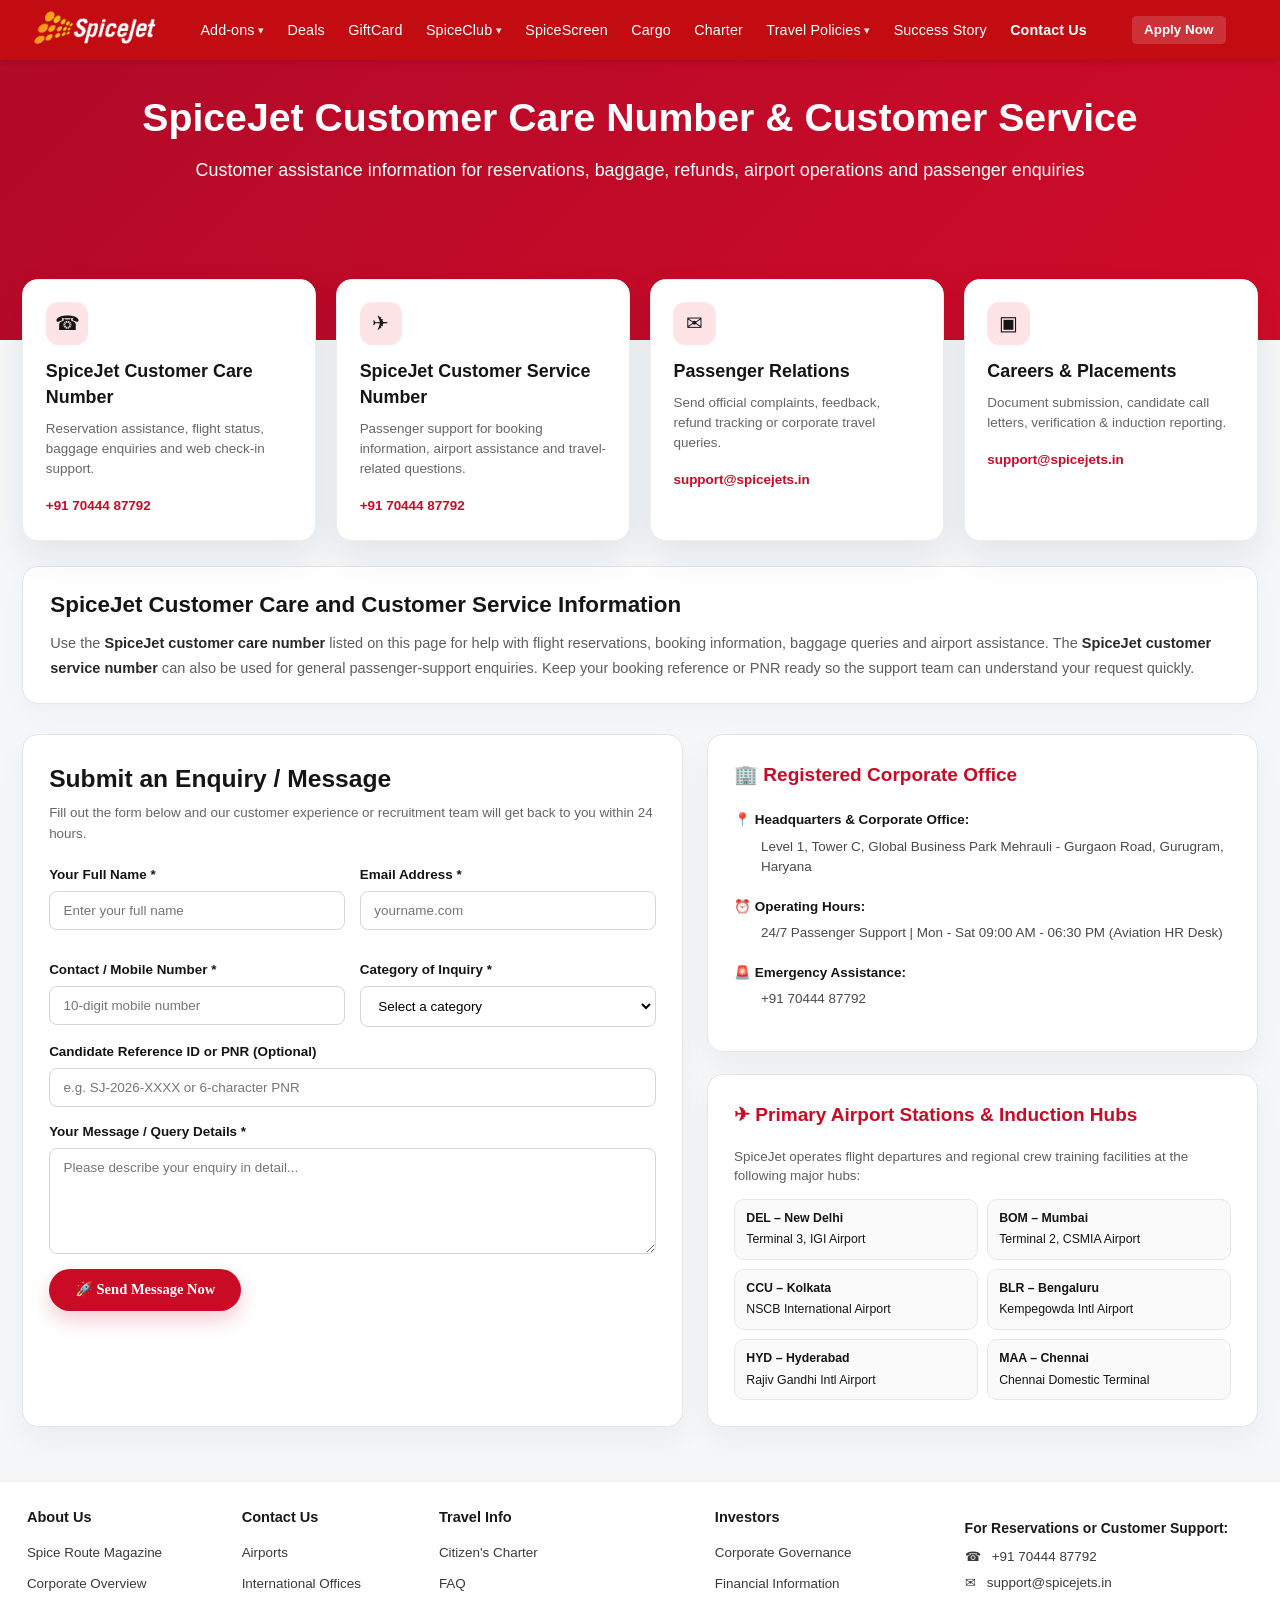
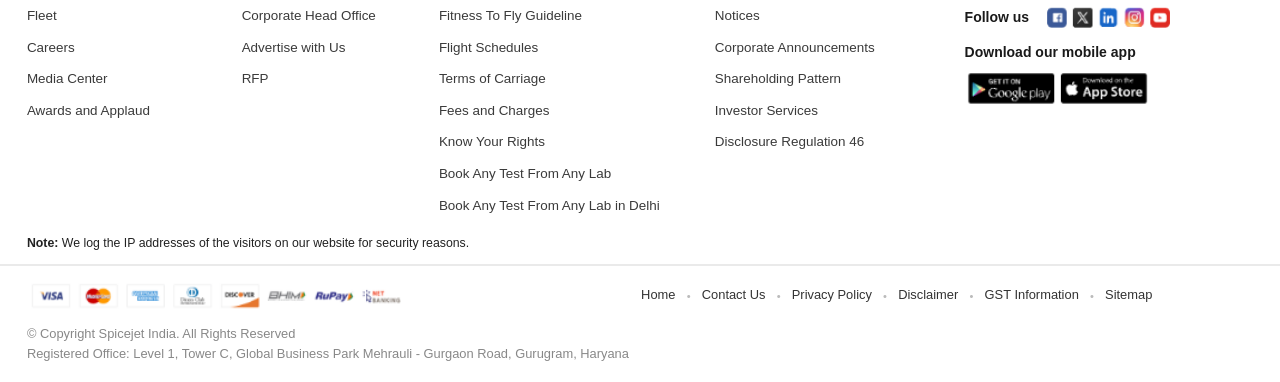
<file: contact-us.html>
<!doctype html>
<html lang="en">
<head>
  <meta charset="utf-8">
  <meta name="viewport" content="width=device-width, initial-scale=1">
  <title>SpiceJet Customer Care Number &amp; Customer Service Number</title>
  <meta name="description" content="Find the SpiceJet customer care number and SpiceJet customer service number for reservations, baggage, refunds and passenger support enquiries.">
  <meta name="robots" content="index, follow, max-image-preview:large">
  <link rel="canonical" href="https://spicejets.in/contact-us.html">
  <meta property="og:type" content="website">
  <meta property="og:title" content="SpiceJet Customer Care Number &amp; Customer Service Number">
  <meta property="og:description" content="Get customer assistance information for reservations, baggage, refunds and passenger relations.">
  <meta property="og:url" content="https://spicejets.in/contact-us.html">
  <meta property="og:image" content="https://spicejets.in/assets/brand-logo.png">
  <script type="application/ld+json">
  {"@context":"https://schema.org","@type":"ContactPage","name":"SpiceJet Customer Care Number and Customer Service Number","url":"https://spicejets.in/contact-us.html","description":"Customer assistance information for reservations, baggage, refunds and passenger enquiries.","inLanguage":"en-IN","isPartOf":{"@type":"WebSite","name":"SpiceJet Customer Support Information","url":"https://spicejets.in/"}}
  </script>
  <link rel="stylesheet" href="./assets/css2">
  <link rel="stylesheet" href="./assets/styles.css">
  <link rel="stylesheet" href="./assets/contact-us.css">
</head>
<body>
  <div data-shared-header></div>

  <main class="contact-main">
    <section class="contact-hero">
      <h1>SpiceJet Customer Care Number &amp; Customer Service</h1>
      <p>Customer assistance information for reservations, baggage, refunds, airport operations and passenger enquiries</p>
    </section>

    <section class="contact-content">
      <div class="support-grid">
        <article class="support-card"><span class="support-icon">☎</span><h2>SpiceJet Customer Care Number</h2><p>Reservation assistance, flight status, baggage enquiries and web check-in support.</p><a href="tel:+917044927792" data-setting="phone">+91 70444 87792</a></article>
        <article class="support-card"><span class="support-icon">✈</span><h2>SpiceJet Customer Service Number</h2><p>Passenger support for booking information, airport assistance and travel-related questions.</p><a href="tel:+917044927792" data-setting="phone">+91 70444 87792</a></article>
        <article class="support-card"><span class="support-icon">✉</span><h2>Passenger Relations</h2><p>Send official complaints, feedback, refund tracking or corporate travel queries.</p><a href="mailto:support@spicejets.in" data-setting="email">support@spicejets.in</a></article>
        <article class="support-card"><span class="support-icon">▣</span><h2>Careers &amp; Placements</h2><p>Document submission, candidate call letters, verification &amp; induction reporting.</p><a href="mailto:support@spicejets.in" data-setting="email">support@spicejets.in</a></article>
      </div>

      <section class="seo-support-copy" aria-labelledby="support-info-title">
        <h2 id="support-info-title">SpiceJet Customer Care and Customer Service Information</h2>
        <p>Use the <strong>SpiceJet customer care number</strong> listed on this page for help with flight reservations, booking information, baggage queries and airport assistance. The <strong>SpiceJet customer service number</strong> can also be used for general passenger-support enquiries. Keep your booking reference or PNR ready so the support team can understand your request quickly.</p>
      </section>

      <div class="contact-layout">
        <section class="enquiry-panel">
          <h2>Submit an Enquiry / Message</h2><p>Fill out the form below and our customer experience or recruitment team will get back to you within 24 hours.</p>
          <form id="contactForm">
            <div class="form-grid"><label>Your Full Name *<input name="name" required placeholder="Enter your full name"></label><label>Email Address *<input type="email" name="email" required placeholder="yourname.com"></label><label>Contact / Mobile Number *<input type="tel" name="phone" required pattern="[0-9 +()-]{10,}" placeholder="10-digit mobile number"></label><label>Category of Inquiry *<select name="category" required><option value="">Select a category</option><option>Aviation Career &amp; Induction Training</option><option>Flight Reservation &amp; Baggage</option><option>Refund &amp; Passenger Relations</option><option>Corporate Travel</option></select></label></div>
            <label>Candidate Reference ID or PNR (Optional)<input name="reference" placeholder="e.g. SJ-2026-XXXX or 6-character PNR"></label>
            <label>Your Message / Query Details *<textarea name="message" required placeholder="Please describe your enquiry in detail..."></textarea></label>
            <button type="submit">🚀 Send Message Now</button><p class="form-status" id="formStatus" role="status"></p>
          </form>
        </section>
        <aside class="contact-sidebar">
          <section class="info-panel"><h2>🏢 Registered Corporate Office</h2><div class="info-row"><b>📍 Headquarters &amp; Corporate Office:</b><p data-setting="address">Level 1, Tower C, Global Business Park Mehrauli - Gurgaon Road, Gurugram, Haryana</p></div><div class="info-row"><b>⏰ Operating Hours:</b><p>24/7 Passenger Support | Mon - Sat 09:00 AM - 06:30 PM (Aviation HR Desk)</p></div><div class="info-row"><b>🚨 Emergency Assistance:</b><p data-setting="phone">+91 70444 87792</p></div></section>
          <section class="info-panel"><h2>✈ Primary Airport Stations &amp; Induction Hubs</h2><p>SpiceJet operates flight departures and regional crew training facilities at the following major hubs:</p><div class="airport-grid"><div><b>DEL – New Delhi</b><span>Terminal 3, IGI Airport</span></div><div><b>BOM – Mumbai</b><span>Terminal 2, CSMIA Airport</span></div><div><b>CCU – Kolkata</b><span>NSCB International Airport</span></div><div><b>BLR – Bengaluru</b><span>Kempegowda Intl Airport</span></div><div><b>HYD – Hyderabad</b><span>Rajiv Gandhi Intl Airport</span></div><div><b>MAA – Chennai</b><span>Chennai Domestic Terminal</span></div></div></section>
        </aside>
      </div>
    </section>
  </main>
  <div data-shared-footer></div>
  <script src="./includes/components.js"></script>
  <script src="./assets/contact-us.js"></script>
</body>
</html>
</file>
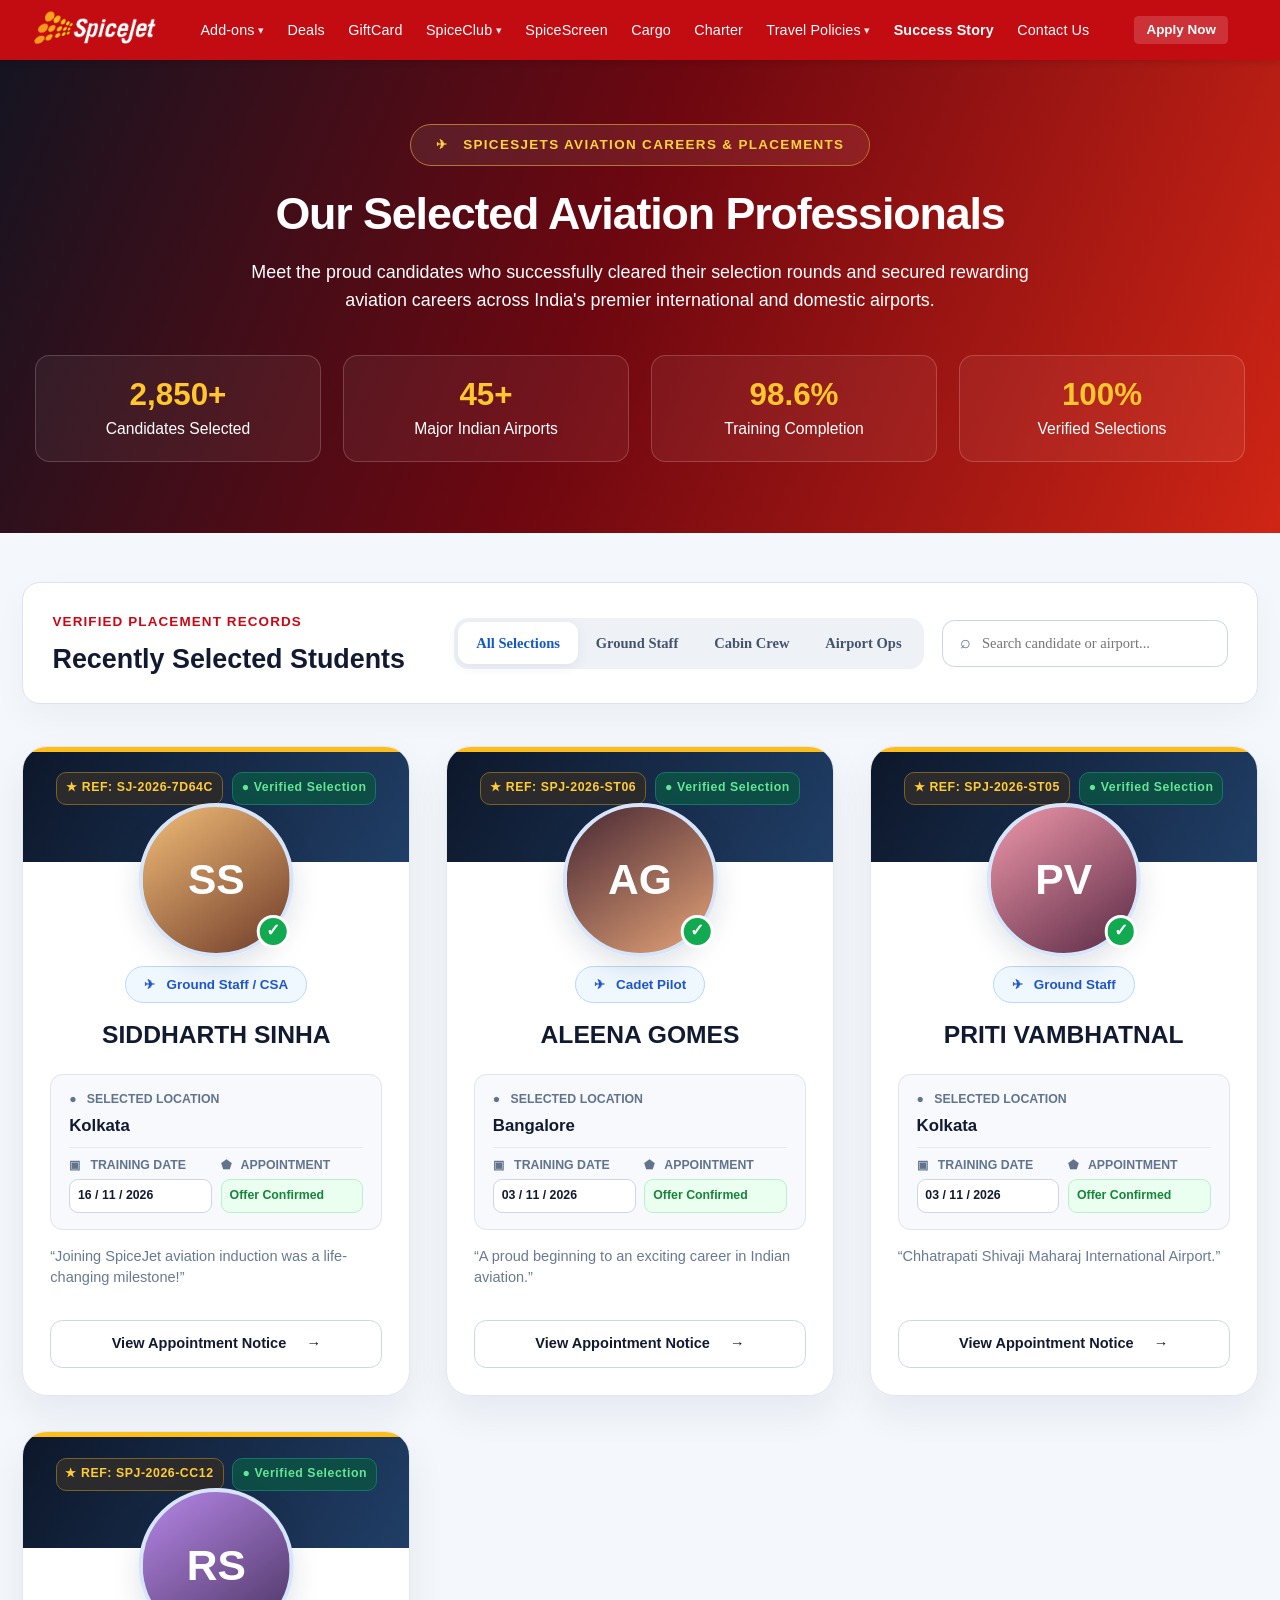
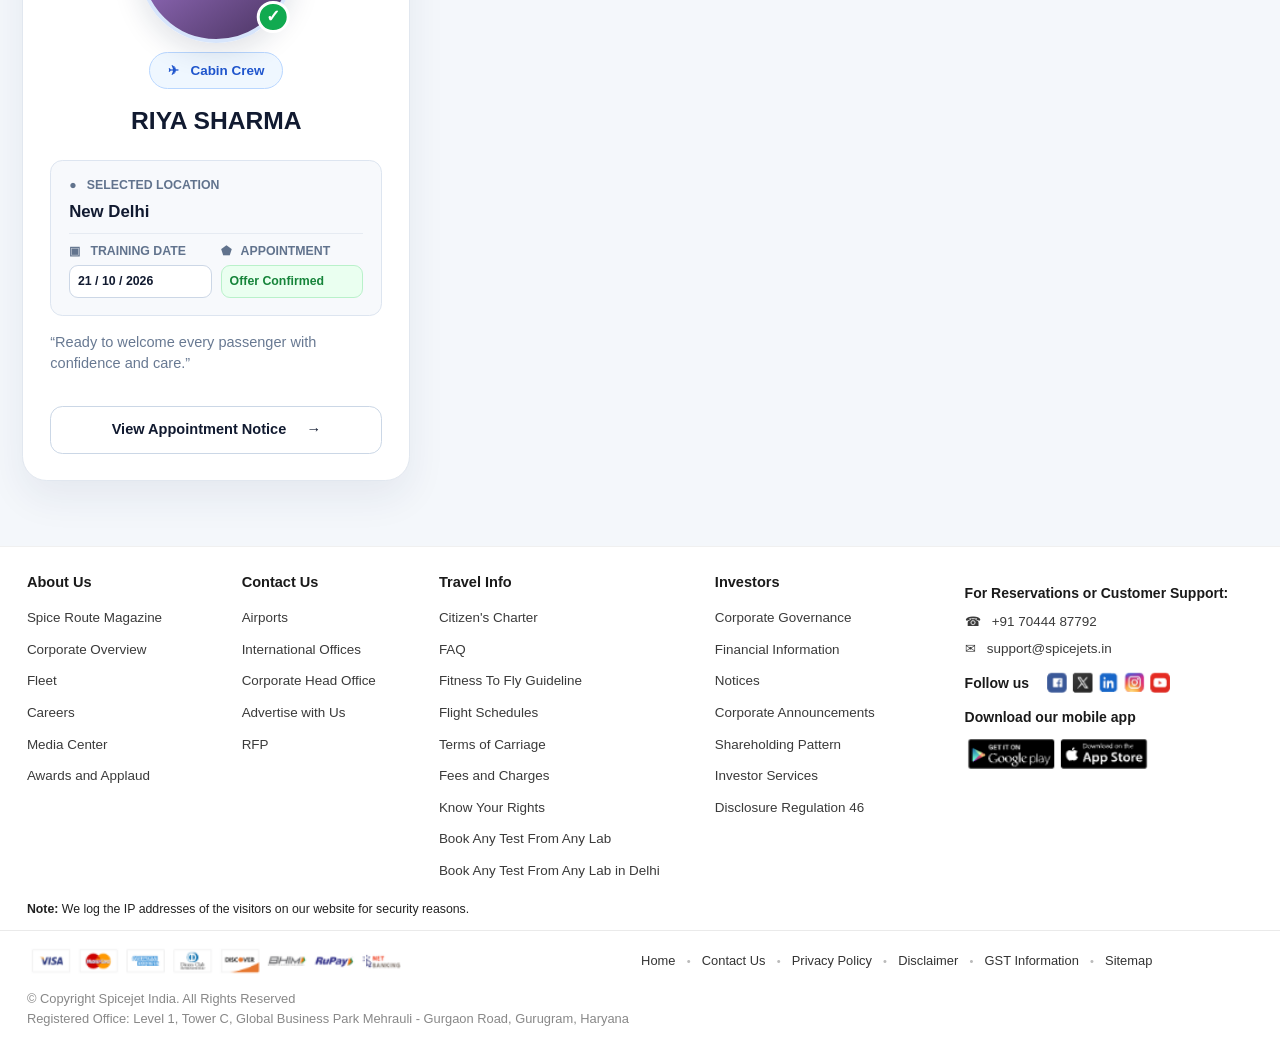
<file: success-story.html>
<!doctype html>
<html lang="en">
<head>
  <meta charset="utf-8">
  <meta name="viewport" content="width=device-width, initial-scale=1">
  <title>Success Stories | SpiceJet Aviation Careers</title>
  <meta name="description" content="Meet selected aviation professionals and explore verified placement records.">
  <meta name="robots" content="index, follow, max-image-preview:large">
  <link rel="canonical" href="https://spicejets.in/success-story.html">
  <meta property="og:type" content="website">
  <meta property="og:title" content="Success Stories | SpiceJet Aviation Careers">
  <meta property="og:description" content="Meet selected aviation professionals and explore verified placement records.">
  <meta property="og:url" content="https://spicejets.in/success-story.html">
  <meta property="og:image" content="https://spicejets.in/assets/brand-logo.png">
  <link rel="stylesheet" href="./assets/css2">
  <link rel="stylesheet" href="./assets/styles.css">
  <link rel="stylesheet" href="./assets/success-story.css">
</head>
<body>
  <div data-shared-header></div>

  <main>
    <section class="hero">
      <div class="hero-inner">
        <div class="eyebrow">✈ &nbsp; SPICESJETS AVIATION CAREERS &amp; PLACEMENTS</div>
        <h1>Our Selected Aviation Professionals</h1>
        <p>Meet the proud candidates who successfully cleared their selection rounds and secured rewarding<br class="desktop-only"> aviation careers across India's premier international and domestic airports.</p>
        <div class="stats">
          <div class="stat"><strong>2,850+</strong><span>Candidates Selected</span></div>
          <div class="stat"><strong>45+</strong><span>Major Indian Airports</span></div>
          <div class="stat"><strong>98.6%</strong><span>Training Completion</span></div>
          <div class="stat"><strong>100%</strong><span>Verified Selections</span></div>
        </div>
      </div>
    </section>

    <section class="records" aria-labelledby="records-title">
      <div class="toolbar">
        <div><span class="kicker">VERIFIED PLACEMENT RECORDS</span><h2 id="records-title">Recently Selected Students</h2></div>
        <div class="filters" role="group" aria-label="Filter candidates">
          <button class="filter active" data-filter="all">All Selections</button>
          <button class="filter" data-filter="ground">Ground Staff</button>
          <button class="filter" data-filter="cabin">Cabin Crew</button>
          <button class="filter" data-filter="ops">Airport Ops</button>
        </div>
        <label class="search"><span>⌕</span><input id="candidateSearch" type="search" placeholder="Search candidate or airport..." aria-label="Search candidate or airport"></label>
      </div>

      <div class="cards" id="candidateCards">
        <article class="candidate-card" data-category="ground" data-search="siddharth sinha kolkata ground staff csa">
          <div class="card-top"><span class="ref">★ REF: SJ-2026-7D64C</span><span class="verified">● Verified Selection</span></div>
          <div class="avatar avatar-one" aria-label="Portrait of Siddharth Sinha"><span>SS</span><i>✓</i></div>
          <div class="card-body"><span class="role">✈ &nbsp; Ground Staff / CSA</span><h3>SIDDHARTH SINHA</h3>
            <div class="details"><span class="detail-label">● &nbsp; SELECTED LOCATION</span><b>Kolkata</b><hr><div class="detail-grid"><div><span>▣ &nbsp; TRAINING DATE</span><b>16 / 11 / 2026</b></div><div><span>⬟ &nbsp; APPOINTMENT</span><b class="confirmed">Offer Confirmed</b></div></div></div>
            <p class="quote">“Joining SpiceJet aviation induction was a life-changing milestone!”</p><a class="notice" href="#appointment-siddharth">View Appointment Notice <span>→</span></a>
          </div>
        </article>

        <article class="candidate-card" data-category="ops" data-search="aleena gomes bangalore cadet pilot airport ops">
          <div class="card-top"><span class="ref">★ REF: SPJ-2026-ST06</span><span class="verified">● Verified Selection</span></div>
          <div class="avatar avatar-two" aria-label="Portrait of Aleena Gomes"><span>AG</span><i>✓</i></div>
          <div class="card-body"><span class="role">✈ &nbsp; Cadet Pilot</span><h3>ALEENA GOMES</h3>
            <div class="details"><span class="detail-label">● &nbsp; SELECTED LOCATION</span><b>Bangalore</b><hr><div class="detail-grid"><div><span>▣ &nbsp; TRAINING DATE</span><b>03 / 11 / 2026</b></div><div><span>⬟ &nbsp; APPOINTMENT</span><b class="confirmed">Offer Confirmed</b></div></div></div>
            <p class="quote">“A proud beginning to an exciting career in Indian aviation.”</p><a class="notice" href="#appointment-aleena">View Appointment Notice <span>→</span></a>
          </div>
        </article>

        <article class="candidate-card" data-category="ground" data-search="priti vambhatnal kolkata ground staff">
          <div class="card-top"><span class="ref">★ REF: SPJ-2026-ST05</span><span class="verified">● Verified Selection</span></div>
          <div class="avatar avatar-three" aria-label="Portrait of Priti Vambhatnal"><span>PV</span><i>✓</i></div>
          <div class="card-body"><span class="role">✈ &nbsp; Ground Staff</span><h3>PRITI VAMBHATNAL</h3>
            <div class="details"><span class="detail-label">● &nbsp; SELECTED LOCATION</span><b>Kolkata</b><hr><div class="detail-grid"><div><span>▣ &nbsp; TRAINING DATE</span><b>03 / 11 / 2026</b></div><div><span>⬟ &nbsp; APPOINTMENT</span><b class="confirmed">Offer Confirmed</b></div></div></div>
            <p class="quote">“Chhatrapati Shivaji Maharaj International Airport.”</p><a class="notice" href="#appointment-priti">View Appointment Notice <span>→</span></a>
          </div>
        </article>

        <article class="candidate-card" data-category="cabin" data-search="riya sharma delhi cabin crew">
          <div class="card-top"><span class="ref">★ REF: SPJ-2026-CC12</span><span class="verified">● Verified Selection</span></div>
          <div class="avatar avatar-four" aria-label="Portrait of Riya Sharma"><span>RS</span><i>✓</i></div>
          <div class="card-body"><span class="role">✈ &nbsp; Cabin Crew</span><h3>RIYA SHARMA</h3>
            <div class="details"><span class="detail-label">● &nbsp; SELECTED LOCATION</span><b>New Delhi</b><hr><div class="detail-grid"><div><span>▣ &nbsp; TRAINING DATE</span><b>21 / 10 / 2026</b></div><div><span>⬟ &nbsp; APPOINTMENT</span><b class="confirmed">Offer Confirmed</b></div></div></div>
            <p class="quote">“Ready to welcome every passenger with confidence and care.”</p><a class="notice" href="#appointment-riya">View Appointment Notice <span>→</span></a>
          </div>
        </article>
      </div>
      <p class="empty" id="emptyState" hidden>No matching candidate found.</p>
    </section>
  </main>
  <div data-shared-footer></div>
  <script src="./includes/components.js"></script>
  <script src="./assets/success-story.js"></script>
</body>
</html>
</file>
<file: assets/styles.css>
/* ==========================================================================
   Exact SpiceJet / RedJet Aviation Portal Stylesheet
   ========================================================================== */

*, *::before, *::after {
  box-sizing: border-box;
  margin: 0;
  padding: 0;
}

:root {
  --brand-red: #c30b12;
  --brand-red-dark: #b30810;
  --brand-red-accent: #d91c24;
  --brand-orange: #f48c20;
  --brand-orange-hover: #e37b10;
  --text-dark: #1d1d1d;
  --text-body: #4a4a4a;
  --text-muted: #7a7a7a;
  --bg-light-gray: #f7f7f7;
  --bg-card-gray: #f5f5f5;
  --border-light: #dcdcdc;
  --border-deal: #e88b8f;
}

html {
  scroll-behavior: smooth;
}

body {
  font-family: 'Poppins', -apple-system, BlinkMacSystemFont, 'Segoe UI', Roboto, sans-serif;
  color: var(--text-dark);
  background-color: #ffffff;
  line-height: 1.45;
  -webkit-font-smoothing: antialiased;
  overflow-x: hidden;
  zoom: 1.12;
}

a {
  text-decoration: none;
  color: inherit;
}

button, input, select {
  font-family: inherit;
}

/* ==========================================================================
   1. TOP NAVBAR
   ========================================================================== */
.top-navbar {
  background-color: var(--brand-red);
  color: #ffffff;
  height: 54px;
  width: 100%;
  position: sticky;
  top: 0;
  z-index: 1000;
  box-shadow: 0 2px 6px rgba(0, 0, 0, 0.16);
  white-space: nowrap;
}

.navbar-inner {
  max-width: 1260px;
  width: 100%;
  height: 100%;
  margin: 0 auto;
  display: flex;
  align-items: center;
  justify-content: flex-start;
  padding: 0 20px;
  box-sizing: border-box;
  flex-wrap: nowrap;
  gap: 18px;
}

.brand-logo {
  display: inline-flex;
  align-items: center;
  gap: 6px;
  position: relative;
  user-select: none;
  flex-shrink: 0;
  margin-right: 4px;
}

.brand-logo-img {
  height: 38px;
  width: auto;
  max-width: 170px;
  object-fit: contain;
  display: block;
}

.brand-logo-emblem {
  display: inline-flex;
  align-items: center;
  justify-content: center;
  transform: translateY(-1px);
}

.brand-logo-text {
  font-family: 'Poppins', sans-serif;
  font-style: italic;
  font-weight: 800;
  font-size: 24px;
  letter-spacing: -0.5px;
  color: #ffffff;
  line-height: 1;
  text-shadow: 0 1px 3px rgba(0, 0, 0, 0.15);
}

.main-nav {
  display: flex;
  align-items: center;
  gap: 13px;
  flex-wrap: nowrap;
  white-space: nowrap;
}

.nav-item {
  position: relative;
  flex-shrink: 0;
}

.nav-item > a {
  font-size: 12.8px;
  font-weight: 500;
  color: #ffffff;
  display: inline-flex;
  align-items: center;
  gap: 3px;
  padding: 6px 4px;
  transition: opacity 0.15s ease;
  white-space: nowrap;
  letter-spacing: 0.1px;
  text-decoration: none !important;
}

.nav-item > a:hover {
  opacity: 0.88;
}

.caret {
  font-size: 10px;
  opacity: 0.9;
}

.dropdown-menu {
  position: absolute;
  top: 100%;
  left: 0;
  background: #ffffff;
  color: var(--text-dark);
  min-width: 190px;
  border-radius: 5px;
  box-shadow: 0 8px 22px rgba(0, 0, 0, 0.18);
  padding: 8px 0;
  display: none;
  z-index: 200;
}

.nav-item.has-dropdown:hover .dropdown-menu {
  display: block;
}

.dropdown-menu a {
  display: block;
  padding: 9px 16px;
  font-size: 13px;
  color: #333;
  transition: background 0.15s;
}

.dropdown-menu a:hover {
  background: #fdf1f1;
  color: var(--brand-red);
}

.auth-links {
  display: flex;
  align-items: center;
  gap: 10px;
  font-size: 12.8px;
  font-weight: 500;
  flex-shrink: 0;
  white-space: nowrap;
  margin-left: 18px;
}

.login-trigger {
  display: inline-flex;
  align-items: center;
  gap: 6px;
  white-space: nowrap;
}

.apply-now-trigger {
  font-size: 12px;
  font-weight: 600;
  color: #ffffff;
  padding: 4px 11px;
  border-radius: 4px;
  background: rgba(255, 255, 255, 0.16);
  transition: background 0.15s;
  white-space: nowrap;
}
  transition: background 0.15s;
}

.apply-now-trigger:hover {
  background: rgba(255, 255, 255, 0.25);
}

.user-icon-circle {
  width: 24px;
  height: 24px;
  border-radius: 50%;
  border: 1.5px solid #ffffff;
  display: inline-flex;
  align-items: center;
  justify-content: center;
}

.auth-divider {
  opacity: 0.85;
  font-weight: 300;
}

/* ==========================================================================
   2. HERO SECTION, FULL-WIDTH AUTO SLIDER & FLOATING BOOKING WIDGET
   ========================================================================== */
.hero-section {
  background-color: #ffffff;
  position: relative;
  width: 100%;
  padding-bottom: 74px; /* Space for the protruding bottom of the booking widget */
}

.hero-banner-wrap {
  position: relative;
  width: 100%;
  max-width: 100%;
  margin: 0;
}

.hero-banner-bg {
  width: 100%;
  height: 445px;
  overflow: hidden;
  position: relative;
  background: #f58220;
}

/* Right-to-Left Sliding Track */
.hero-slider-track {
  display: flex;
  width: 300%;
  height: 100%;
  transition: transform 0.75s cubic-bezier(0.25, 0.8, 0.25, 1);
  will-change: transform;
}

.hero-slide {
  width: 33.333333%;
  flex: 0 0 33.333333%;
  height: 100%;
  position: relative;
  overflow: hidden;
}

.hero-full-slide-img {
  width: 100%;
  height: 100%;
  object-fit: fill;
  object-position: center;
  display: block;
}

/* Hero Slider Indicator Dots (Bottom Right of Banner) */
.hero-slider-dots {
  position: absolute;
  bottom: 12px;
  left: 69%;
  transform: translateX(-50%);
  background: rgba(90, 40, 10, 0.45);
  padding: 5px 11px;
  border-radius: 20px;
  display: flex;
  align-items: center;
  gap: 8px;
  z-index: 15;
}

.hero-dot {
  width: 9px;
  height: 9px;
  border-radius: 50%;
  border: none;
  background: rgba(255, 255, 255, 0.6);
  cursor: pointer;
  transition: all 0.25s ease;
}

.hero-dot.active {
  width: 24px;
  border-radius: 10px;
  background: #ffffff;
}

/* Floating Booking Widget */
.booking-widget-container {
  position: absolute;
  top: 12px;
  left: max(24px, calc((100% - 1160px) / 2));
  z-index: 25;
  width: 465px;
}

.booking-widget {
  background: #ffffff;
  border-radius: 6px;
  box-shadow: 0 6px 24px rgba(0, 0, 0, 0.18);
  overflow: visible;
}

/* Top 4 Tabs */
.widget-tabs {
  display: grid;
  grid-template-columns: 0.9fr 1fr 1.15fr 1.35fr;
  background: #f5f5f5;
  border-top-left-radius: 6px;
  border-top-right-radius: 6px;
  overflow: hidden;
  border-bottom: 1px solid #e4e4e4;
}

.widget-tab {
  border: none;
  background: #f7f7f7;
  color: #333333;
  font-size: 12.8px;
  font-weight: 500;
  padding: 13px 6px;
  display: inline-flex;
  align-items: center;
  justify-content: center;
  gap: 6px;
  cursor: pointer;
  border-right: 1px solid #e6e6e6;
  transition: background 0.15s, color 0.15s;
  white-space: nowrap;
}

.widget-tab:last-child {
  border-right: none;
}

.widget-tab.active {
  background: #b80d16;
  color: #ffffff;
  font-weight: 600;
}

.tab-icon {
  flex-shrink: 0;
  opacity: 0.9;
}

/* Widget Inner Body */
.widget-body {
  padding: 18px 20px 20px;
}

.widget-header-row {
  display: flex;
  align-items: flex-start;
  justify-content: space-between;
  margin-bottom: 12px;
}

.widget-title {
  font-size: 20.5px;
  font-weight: 700;
  color: #111111;
  line-height: 1.2;
}

.widget-subtitle {
  font-size: 13px;
  color: #777777;
  margin-top: 3px;
}

.btn-charter-outline {
  border: 1px solid #f19ca0;
  color: var(--brand-red);
  background: #ffffff;
  font-size: 12px;
  font-weight: 600;
  padding: 6px 13px;
  border-radius: 4px;
  transition: all 0.15s;
  white-space: nowrap;
  margin-top: 2px;
}

.btn-charter-outline:hover {
  background: var(--brand-red);
  color: #ffffff;
}

/* One Way / Round Trip Radio Row */
.trip-type-row {
  display: flex;
  align-items: center;
  gap: 24px;
  margin-bottom: 14px;
}

.radio-label {
  display: inline-flex;
  align-items: center;
  gap: 8px;
  font-size: 13.5px;
  font-weight: 500;
  color: #333;
  cursor: pointer;
}

.radio-label input {
  display: none;
}

.custom-radio {
  width: 16px;
  height: 16px;
  border-radius: 50%;
  border: 1.6px solid #c4c4c4;
  display: inline-block;
  position: relative;
}

.radio-label input:checked + .custom-radio {
  border-color: var(--brand-orange);
}

.radio-label input:checked + .custom-radio::after {
  content: '';
  position: absolute;
  top: 50%;
  left: 50%;
  width: 8px;
  height: 8px;
  background: var(--brand-orange);
  border-radius: 50%;
  transform: translate(-50%, -50%);
}

/* Origin / Destination Split Input Box */
.route-box-group {
  display: grid;
  grid-template-columns: 1fr 1fr;
  border: 1px solid #dcdcdc;
  border-radius: 4px;
  position: relative;
  margin-bottom: 12px;
  background: #ffffff;
}

.route-field {
  padding: 9px 14px;
  position: relative;
  cursor: pointer;
}

.route-field.from-field {
  border-right: 1px solid #dcdcdc;
}

.field-label {
  display: block;
  font-size: 11.5px;
  color: #8c8c8c;
  margin-bottom: 2px;
}

.field-input {
  width: 100%;
  border: none;
  outline: none;
  background: transparent;
  font-size: 14.5px;
  font-weight: 600;
  color: #222222;
  cursor: pointer;
}

.field-input.muted {
  color: #555555;
  font-weight: 500;
}

.swap-route-btn {
  position: absolute;
  left: 50%;
  top: 50%;
  transform: translate(-50%, -50%);
  width: 28px;
  height: 28px;
  border-radius: 50%;
  background: #ffffff;
  border: 1px solid #e6e6e6;
  display: flex;
  align-items: center;
  justify-content: center;
  cursor: pointer;
  z-index: 5;
  box-shadow: 0 2px 5px rgba(0,0,0,0.08);
  transition: transform 0.2s ease;
}

.swap-route-btn:hover {
  transform: translate(-50%, -50%) rotate(180deg);
}

/* Airport Dropdown */
.airport-dropdown,
.pax-dropdown,
.currency-dropdown {
  position: absolute;
  top: calc(100% + 3px);
  left: 0;
  width: 235px;
  background: #ffffff;
  border: 1px solid #dcdcdc;
  border-radius: 5px;
  box-shadow: 0 8px 22px rgba(0, 0, 0, 0.16);
  z-index: 100;
  display: none;
  max-height: 220px;
  overflow-y: auto;
}

.airport-dropdown.open,
.pax-dropdown.open,
.currency-dropdown.open {
  display: block;
}

.airport-option,
.pax-option,
.currency-option {
  padding: 9px 14px;
  font-size: 13px;
  border-bottom: 1px solid #f2f2f2;
  cursor: pointer;
  display: flex;
  flex-direction: column;
}

.airport-option span {
  font-size: 11px;
  color: #888;
}

.airport-option:hover,
.pax-option:hover,
.currency-option:hover {
  background: #fff5eb;
}

/* Departure / Return Date Row */
.date-box-group {
  display: grid;
  grid-template-columns: 1fr 1fr;
  border: 1px solid #dcdcdc;
  border-radius: 4px;
  margin-bottom: 12px;
  background: #ffffff;
}

.date-field {
  padding: 9px 14px;
  display: flex;
  align-items: center;
  justify-content: space-between;
  cursor: pointer;
  position: relative;
}

.date-field:first-child {
  border-right: 1px solid #dcdcdc;
}

.date-field.disabled {
  background-color: #e9ecef;
}

.field-value {
  display: block;
  font-size: 13.5px;
  font-weight: 600;
  color: #222222;
}

.field-value.placeholder {
  color: #888888;
  font-weight: 500;
}

.hidden-date-input {
  position: absolute;
  inset: 0;
  opacity: 0;
  cursor: pointer;
  width: 100%;
  height: 100%;
}

/* Passengers & Currency Row */
.pax-currency-row {
  display: grid;
  grid-template-columns: 1.85fr 1fr;
  gap: 10px;
  margin-bottom: 12px;
}

.pax-field,
.currency-field {
  border: 1px solid #dcdcdc;
  border-radius: 4px;
  padding: 9px 14px;
  display: flex;
  align-items: center;
  justify-content: space-between;
  cursor: pointer;
  position: relative;
  background: #ffffff;
}

.currency-dropdown {
  width: 100%;
}

/* Special Fare Radio Grid */
.special-fares-grid {
  display: grid;
  grid-template-columns: 1fr 1fr 1.25fr;
  row-gap: 8px;
  column-gap: 6px;
  margin-bottom: 12px;
}

.fare-radio {
  display: inline-flex;
  align-items: center;
  gap: 6px;
  font-size: 11.5px;
  color: #444444;
  cursor: pointer;
  white-space: nowrap;
}

.fare-radio input {
  display: none;
}

.fare-circle {
  width: 14px;
  height: 14px;
  border-radius: 50%;
  border: 1.3px solid #c4c4c4;
  display: inline-block;
  position: relative;
  flex-shrink: 0;
}

.fare-radio input:checked + .fare-circle {
  border-color: var(--brand-orange);
}

.fare-radio input:checked + .fare-circle::after {
  content: '';
  position: absolute;
  top: 50%;
  left: 50%;
  width: 7px;
  height: 7px;
  border-radius: 50%;
  background: var(--brand-orange);
  transform: translate(-50%, -50%);
}

/* Widget Footer: Special Assistance & Search Flight */
.widget-footer-row {
  display: flex;
  align-items: flex-end;
  justify-content: space-between;
  margin-top: 6px;
}

.special-assistance-link {
  display: inline-flex;
  align-items: center;
  gap: 6px;
  font-size: 12px;
  color: #333333;
  font-weight: 500;
  margin-bottom: 22px;
}

.special-assistance-link:hover {
  color: var(--brand-orange);
}

.btn-search-flight {
  background: linear-gradient(180deg, #f69b28 0%, #f2821b 100%);
  color: #ffffff;
  border: none;
  border-radius: 4px;
  font-size: 15px;
  font-weight: 600;
  padding: 12px 26px;
  cursor: pointer;
  box-shadow: 0 3px 8px rgba(242, 130, 27, 0.35);
  transition: filter 0.15s, transform 0.1s;
}

.btn-search-flight:hover {
  filter: brightness(1.04);
}

.btn-search-flight:active {
  transform: translateY(1px);
}

/* ==========================================================================
   3. ANNOUNCEMENT / NOTICE BAR
   ========================================================================== */
.notice-bar-section {
  background-color: var(--bg-light-gray);
  border-top: 1px solid #efefef;
  border-bottom: 1px solid #efefef;
  padding: 18px 0 12px;
}

.notice-bar-container {
  max-width: 1280px;
  margin: 0 auto;
  display: flex;
  align-items: center;
  justify-content: space-between;
  padding: 0 28px;
}

.notice-arrow {
  background: none;
  border: none;
  color: var(--brand-orange);
  font-size: 15px;
  cursor: pointer;
  padding: 6px 10px;
  transition: transform 0.15s;
}

.notice-arrow:hover {
  transform: scale(1.2);
}

.notice-content {
  max-width: 880px;
  width: 100%;
  text-align: left;
}

.notice-content p {
  font-size: 13.5px;
  color: #222222;
  font-weight: 500;
  line-height: 1.5;
}

.notice-read-more {
  color: var(--brand-red);
  font-weight: 700;
}

.notice-read-more:hover {
  text-decoration: underline;
}

.notice-dots {
  display: flex;
  align-items: center;
  justify-content: center;
  gap: 14px;
  margin-top: 10px;
}

.notice-dot {
  width: 7px;
  height: 7px;
  border-radius: 50%;
  border: 1.2px solid var(--brand-orange);
  background: transparent;
  cursor: pointer;
  display: inline-block;
}

.notice-dot.active {
  background: var(--brand-orange);
}

/* ==========================================================================
   SHARED SECTION CONTAINERS & HEADINGS
   ========================================================================== */
.section-container {
  max-width: 1160px;
  margin: 0 auto;
  padding: 0 24px;
}

.section-container.narrow-container {
  max-width: 1100px;
}

.section-title {
  color: var(--brand-red);
  font-size: 24px;
  font-weight: 600;
  margin-bottom: 22px;
  letter-spacing: -0.2px;
}

.center-title {
  text-align: center;
}

.left-title {
  text-align: left;
}

.no-margin {
  margin-bottom: 0;
}

/* ==========================================================================
   4. I AM HERE FOR... SECTION
   ========================================================================== */
.here-for-section {
  background-color: #ffffff;
  padding: 32px 0 36px;
}

.here-icons-row {
  display: grid;
  grid-template-columns: repeat(5, 1fr);
  gap: 24px;
  align-items: start;
  justify-items: center;
  margin-top: 10px;
}

.here-item {
  display: flex;
  flex-direction: column;
  align-items: center;
  text-align: center;
  transition: transform 0.2s ease;
}

.here-item:hover {
  transform: translateY(-4px);
}

.here-circle {
  width: 92px;
  height: 92px;
  border-radius: 50%;
  display: flex;
  align-items: center;
  justify-content: center;
  margin-bottom: 12px;
}

.here-icon-img {
  width: 92px;
  height: 92px;
  object-fit: contain;
  display: block;
}

.here-item-title {
  font-size: 14.5px;
  font-weight: 600;
  color: #1d1d1d;
  line-height: 1.35;
}

.here-item-sub {
  font-size: 11.5px;
  color: #555555;
  line-height: 1.4;
  margin-top: 4px;
}

/* ==========================================================================
   5. SPIN TO WIN SECTION
   ========================================================================== */
.spin-section {
  background-color: var(--bg-light-gray);
  padding: 32px 0 46px;
}

.spin-card {
  display: grid;
  grid-template-columns: 42% 58%;
  background: #ffffff;
  border: 1px solid #f3b2b5;
  max-width: 1050px;
  margin: 0 auto;
  overflow: hidden;
}

.spin-left-graphic img {
  width: 100%;
  height: 100%;
  object-fit: cover;
  display: block;
}

.spin-right-content {
  padding: 28px 46px;
  display: flex;
  flex-direction: column;
  align-items: flex-start;
  justify-content: center;
}

.spin-heading {
  color: #ea2127;
  font-size: 25px;
  font-weight: 800;
  line-height: 1.2;
  margin-bottom: 14px;
  letter-spacing: 0.2px;
}

.spin-voucher-box {
  width: 100%;
  max-width: 410px;
  border: 1.5px solid #f7c625;
  border-radius: 9px;
  overflow: hidden;
  margin-bottom: 18px;
}

.spin-voucher-top {
  background: #ffffff;
  padding: 8px 14px;
  font-size: 14px;
  color: #222222;
}

.spin-voucher-top strong {
  color: #ea2127;
  font-weight: 800;
  font-size: 15.5px;
}

.spin-voucher-bottom {
  background: #ea2127;
  color: #ffffff;
  padding: 9px 14px;
  font-size: 12.5px;
  font-weight: 600;
  line-height: 1.35;
  letter-spacing: 0.3px;
}

.btn-spin-now {
  background: #ffd428;
  color: #1a1a1a;
  border: none;
  border-radius: 6px;
  font-size: 12.5px;
  font-weight: 700;
  padding: 9px 22px;
  cursor: pointer;
  letter-spacing: 0.3px;
  transition: background 0.15s, transform 0.1s;
}

.btn-spin-now:hover {
  background: #f5c712;
}

/* ==========================================================================
   6. RECOMMENDED ADD-ONS SECTION (SCROLLABLE & DRAGGABLE HORIZONTAL BAR)
   ========================================================================== */
.addons-section {
  background-color: #ffffff;
  padding: 32px 0 34px;
}

.addons-grid {
  display: flex;
  gap: 14px;
  overflow-x: auto;
  scroll-behavior: smooth;
  scrollbar-width: none; /* Hide default scrollbar, synced with custom draggable bar below */
  -ms-overflow-style: none;
  padding-bottom: 6px;
  user-select: none;
}

.addons-grid::-webkit-scrollbar {
  display: none;
}

.addon-card {
  flex: 0 0 calc((100% - 28px) / 3);
  min-width: 300px;
  background-color: var(--bg-card-gray);
  box-shadow: 0 3px 10px rgba(0, 0, 0, 0.11);
  display: flex;
  flex-direction: column;
  transition: transform 0.2s ease, box-shadow 0.2s ease;
}

.addon-card:hover {
  transform: translateY(-3px);
  box-shadow: 0 6px 18px rgba(0, 0, 0, 0.15);
}

.addon-img-wrap {
  width: 100%;
  height: 185px;
  overflow: hidden;
}

.addon-img-wrap img {
  width: 100%;
  height: 100%;
  object-fit: cover;
  display: block;
}

.addon-body {
  padding: 20px 18px 26px;
  flex: 1;
}

.addon-title {
  color: var(--brand-red);
  font-size: 19px;
  font-weight: 600;
  margin-bottom: 8px;
}

.addon-desc {
  font-size: 13px;
  color: #333333;
  line-height: 1.52;
}

/* Draggable Horizontal Scrollbar Track under Add-Ons */
.addons-scrollbar {
  display: flex;
  align-items: center;
  gap: 8px;
  margin-top: 12px;
  background: #fafafa;
  padding: 5px 8px;
  border-radius: 6px;
  user-select: none;
}

.scroll-arrow {
  background: none;
  border: none;
  color: #777777;
  font-size: 12px;
  cursor: pointer;
  line-height: 1;
  padding: 4px 6px;
  transition: color 0.15s, transform 0.15s;
}

.scroll-arrow:hover {
  color: #222222;
  transform: scale(1.15);
}

.scroll-track {
  flex: 1;
  height: 11px;
  background: #ededed;
  border-radius: 8px;
  position: relative;
  cursor: pointer;
  overflow: hidden;
}

.scroll-thumb {
  position: absolute;
  top: 0;
  left: 0;
  width: 48%;
  height: 100%;
  background: #9a9a9a;
  border-radius: 8px;
  cursor: grab;
  transition: background 0.15s;
}

.scroll-thumb:hover,
.scroll-thumb.dragging {
  background: #757575;
}

.scroll-thumb.dragging {
  cursor: grabbing;
}

/* ==========================================================================
   7. TAILOR-MADE FOR YOU SECTION
   ========================================================================== */
.tailor-section {
  background-color: var(--bg-light-gray);
  padding: 36px 0 42px;
}

.tailor-row {
  display: grid;
  grid-template-columns: 245px 1fr;
  align-items: center;
  gap: 20px;
}

.tailor-cards-col {
  display: grid;
  grid-template-columns: repeat(3, 1fr);
  gap: 14px;
}

.tailor-card {
  background: #ffffff;
  padding: 24px 20px 28px;
  box-shadow: 0 4px 12px rgba(0, 0, 0, 0.11);
  min-height: 148px;
  transition: transform 0.2s ease;
}

.tailor-card:hover {
  transform: translateY(-3px);
}

.tailor-card-title {
  font-size: 16.5px;
  font-weight: 700;
  color: #111111;
  margin-bottom: 10px;
}

.tailor-card-desc {
  font-size: 12.8px;
  color: #555555;
  line-height: 1.5;
}

/* ==========================================================================
   8. SPICECLUB LOYALTY PROGRAM SECTION
   ========================================================================== */
.spiceclub-section {
  background-color: #ffffff;
  padding: 32px 0 40px;
}

.spiceclub-row {
  display: grid;
  grid-template-columns: 1.25fr 1fr;
  gap: 38px;
  align-items: center;
}

.spiceclub-banner-card {
  position: relative;
  border-radius: 10px;
  overflow: hidden;
  box-shadow: 0 6px 18px rgba(0, 0, 0, 0.13);
}

.spiceclub-banner-img {
  width: 100%;
  height: auto;
  display: block;
}

.spiceclub-know-more-overlay {
  position: absolute;
  left: 4%;
  bottom: 11%;
  width: 26%;
  height: 24%;
  cursor: pointer;
}

.spiceclub-benefits-col {
  display: flex;
  flex-direction: column;
  align-items: center;
}

.benefits-heading {
  font-size: 18px;
  font-weight: 700;
  color: #111111;
  margin-bottom: 18px;
  align-self: flex-start;
  padding-left: 14px;
}

.benefits-icons-row {
  display: grid;
  grid-template-columns: repeat(3, 1fr);
  gap: 24px;
  width: 100%;
  margin-bottom: 20px;
}

.benefit-item {
  display: flex;
  flex-direction: column;
  align-items: center;
  text-align: center;
}

.benefit-icon-circle {
  margin-bottom: 8px;
}

.benefit-label {
  font-size: 12.5px;
  font-weight: 600;
  color: #222222;
  line-height: 1.32;
  margin-bottom: 8px;
}

.benefit-underline {
  width: 24px;
  height: 2px;
  background-color: var(--brand-red);
  display: block;
}

.btn-orange {
  background-color: var(--brand-orange);
  color: #ffffff;
  border: none;
  border-radius: 4px;
  font-size: 13.5px;
  font-weight: 600;
  padding: 11px 28px;
  cursor: pointer;
  transition: background 0.15s, transform 0.1s;
}

.btn-orange:hover {
  background-color: var(--brand-orange-hover);
}

/* ==========================================================================
   9. CARGO & CHARTER SECTION
   ========================================================================== */
.cargo-charter-section {
  background-color: var(--bg-light-gray);
  padding: 40px 0 34px;
}

.cargo-charter-grid {
  display: grid;
  grid-template-columns: 1fr 1fr;
  gap: 36px;
}

.cc-item {
  display: grid;
  grid-template-columns: 240px 1fr;
  gap: 20px;
  align-items: start;
}

.cc-img-wrap {
  border-radius: 10px;
  overflow: hidden;
}

.cc-img-wrap img {
  width: 100%;
  height: 154px;
  object-fit: cover;
  display: block;
}

.cc-title {
  color: var(--brand-red);
  font-size: 22px;
  font-weight: 600;
  line-height: 1.15;
  margin-bottom: 6px;
}

.cc-subtitle {
  font-size: 13.5px;
  font-weight: 600;
  color: #333333;
  margin-bottom: 8px;
}

.cc-desc {
  font-size: 12.5px;
  color: #666666;
  line-height: 1.5;
  margin-bottom: 14px;
}

.btn-small {
  padding: 9px 28px;
  font-size: 13px;
}

/* ==========================================================================
   10. IRRESISTIBLE DEALS SECTION
   ========================================================================== */
.deals-section {
  background-color: var(--bg-light-gray);
  padding: 24px 0 46px;
}

.deals-grid {
  display: flex;
  align-items: stretch;
  justify-content: space-between;
  gap: 48px;
  margin-bottom: 26px;
}

.deal-card {
  background: #ffffff;
  border: 1px solid var(--border-deal);
  border-radius: 5px;
  padding: 18px 20px;
  width: 345px;
  display: flex;
  align-items: center;
  justify-content: space-between;
  transition: box-shadow 0.2s ease, transform 0.2s ease;
}

.deal-card:hover {
  box-shadow: 0 6px 16px rgba(195, 11, 18, 0.14);
  transform: translateY(-2px);
}

.deal-name {
  font-size: 15px;
  font-weight: 700;
  color: #111111;
  margin-bottom: 6px;
}

.deal-sub {
  font-size: 12px;
  font-weight: 600;
  color: #222222;
}

.deal-offer {
  font-size: 18.5px;
  font-weight: 700;
  color: var(--brand-red);
  line-height: 1.22;
  margin-bottom: 6px;
}

.deal-code {
  font-size: 12.5px;
  font-weight: 700;
  color: #111111;
  margin-bottom: 6px;
}

.deal-validity {
  font-size: 10.5px;
  color: #555555;
}

.spicejet-mini-badge {
  background-color: #d91c24;
  color: #ffffff;
  padding: 5px 9px;
  border-radius: 2px;
  display: inline-flex;
  align-items: center;
  gap: 3px;
  box-shadow: 0 1px 3px rgba(0,0,0,0.15);
}

.badge-dots {
  color: #ffc72c;
  font-size: 11px;
  line-height: 1;
}

.badge-text {
  font-style: italic;
  font-weight: 700;
  font-size: 10.5px;
  letter-spacing: -0.2px;
}

.explore-more-wrap {
  display: flex;
  justify-content: center;
}

.btn-explore {
  min-width: 225px;
  padding: 11px 38px;
}

/* ==========================================================================
   11. SITE FOOTER
   ========================================================================== */
.site-footer {
  background-color: #ffffff;
  color: #333333;
  padding-top: 22px;
  padding-bottom: 16px;
  border-top: 1px solid #f0f0f0;
}

.footer-top-container,
.footer-bottom-container {
  max-width: 1160px;
  margin: 0 auto;
  padding: 0 24px;
}

.footer-columns {
  display: grid;
  grid-template-columns: 1.1fr 1fr 1.45fr 1.3fr 1.65fr;
  gap: 20px;
  align-items: start;
}

.footer-col-title {
  font-size: 13px;
  font-weight: 700;
  color: #1a1a1a;
  margin-bottom: 10px;
}

.footer-col-title.support-title {
  margin-top: 10px;
  margin-bottom: 8px;
  font-size: 12.5px;
}

.footer-links {
  list-style: none;
  display: flex;
  flex-direction: column;
  gap: 5px;
}

.footer-links a {
  font-size: 12px;
  color: #3a3a3a;
  font-weight: 400;
  transition: color 0.15s;
}

.footer-links a:hover {
  color: var(--brand-red);
}

.footer-contact-row {
  display: flex;
  align-items: center;
  gap: 10px;
  margin-bottom: 6px;
  font-size: 12px;
  color: #3a3a3a;
}

.footer-contact-row a:hover {
  color: var(--brand-red);
}

.contact-icon {
  display: inline-flex;
  align-items: center;
  justify-content: center;
  flex-shrink: 0;
}

.footer-follow-row {
  display: flex;
  align-items: center;
  gap: 14px;
  margin-top: 10px;
  margin-bottom: 10px;
}

.follow-label {
  font-size: 12.5px;
  font-weight: 700;
  color: #1a1a1a;
}

.footer-social-img {
  height: 24px;
  width: auto;
  display: block;
}

.footer-app-block .app-title {
  margin-bottom: 8px;
  font-size: 12.5px;
}

.footer-apps-img {
  height: 32px;
  width: auto;
  display: block;
}

.footer-ip-note {
  margin-top: 16px;
  margin-bottom: 10px;
  font-size: 11px;
  color: #222222;
}

.footer-ip-note strong {
  font-weight: 700;
}

.footer-divider {
  width: 100%;
  height: 1px;
  background-color: #eaeaea;
  margin-bottom: 12px;
}

.footer-bottom-row {
  display: flex;
  align-items: center;
  justify-content: space-between;
  flex-wrap: wrap;
  gap: 14px;
  margin-bottom: 10px;
}

.footer-payments-img {
  height: 30px;
  width: auto;
  display: block;
}

.footer-policy-nav {
  display: flex;
  align-items: center;
  gap: 10px;
  font-size: 11.5px;
  color: #333333;
  padding-right: 90px;
}

.footer-policy-nav a:hover {
  color: var(--brand-red);
}

.policy-dot {
  color: #bbbbbb;
  font-size: 10px;
}

.footer-copyright {
  font-size: 11.5px;
  color: #888888;
  line-height: 1.55;
}

/* ==========================================================================
   12. APPLY NOW & SUCCESS STORY MODALS
   ========================================================================== */
.modal-overlay {
  position: fixed;
  inset: 0;
  background: rgba(0, 0, 0, 0.58);
  display: flex;
  align-items: center;
  justify-content: center;
  z-index: 3000;
  opacity: 0;
  visibility: hidden;
  pointer-events: none;
  transition: opacity 0.22s ease, visibility 0.22s ease;
  padding: 20px;
}

.modal-overlay.open {
  opacity: 1;
  visibility: visible;
  pointer-events: auto;
}

.modal-card {
  background: #ffffff;
  width: 100%;
  max-width: 540px;
  border-radius: 8px;
  box-shadow: 0 18px 48px rgba(0, 0, 0, 0.28);
  overflow: hidden;
  transform: translateY(12px);
  transition: transform 0.22s ease;
}

.modal-overlay.open .modal-card {
  transform: translateY(0);
}

.modal-card.modal-wide {
  max-width: 860px;
}

.modal-header {
  background: linear-gradient(90deg, var(--brand-red) 0%, #df1d25 100%);
  color: #ffffff;
  padding: 18px 24px;
  display: flex;
  align-items: flex-start;
  justify-content: space-between;
}

.modal-header h3 {
  font-size: 18px;
  font-weight: 700;
}

.modal-header p {
  font-size: 12px;
  opacity: 0.9;
  margin-top: 2px;
}

.modal-close-btn {
  background: none;
  border: none;
  color: #ffffff;
  font-size: 26px;
  line-height: 1;
  cursor: pointer;
  opacity: 0.85;
}

.modal-close-btn:hover {
  opacity: 1;
}

.apply-form {
  padding: 22px 24px 24px;
  display: flex;
  flex-direction: column;
  gap: 14px;
}

.form-row-2 {
  display: grid;
  grid-template-columns: 1fr 1fr;
  gap: 14px;
}

.form-group {
  display: flex;
  flex-direction: column;
  gap: 5px;
}

.form-group label {
  font-size: 12.5px;
  font-weight: 600;
  color: #222222;
}

.form-group label span {
  color: var(--brand-red);
}

.form-group input,
.form-group select {
  border: 1px solid #d4d4d4;
  border-radius: 5px;
  padding: 10px 12px;
  font-size: 13px;
  color: #222222;
  outline: none;
  transition: border-color 0.15s, box-shadow 0.15s;
}

.form-group input:focus,
.form-group select:focus {
  border-color: var(--brand-orange);
  box-shadow: 0 0 0 3px rgba(244, 140, 32, 0.15);
}

.modal-footer-actions {
  display: flex;
  align-items: center;
  justify-content: flex-end;
  gap: 12px;
  margin-top: 8px;
}

.btn-cancel-modal {
  background: #f2f2f2;
  color: #444444;
  border: none;
  border-radius: 5px;
  padding: 10px 18px;
  font-size: 13px;
  font-weight: 600;
  cursor: pointer;
}

.btn-submit-apply {
  background: linear-gradient(180deg, #f69b28 0%, #f2821b 100%);
  color: #ffffff;
  border: none;
  border-radius: 5px;
  padding: 10px 24px;
  font-size: 13.5px;
  font-weight: 600;
  cursor: pointer;
  box-shadow: 0 3px 10px rgba(242, 130, 27, 0.35);
}

/* Success Stories Modal Grid */
.success-stories-body {
  padding: 24px;
}

.success-story-grid {
  display: grid;
  grid-template-columns: repeat(3, 1fr);
  gap: 16px;
  margin-bottom: 20px;
}

.story-card {
  background: #f9f9f9;
  border: 1px solid #ececec;
  border-radius: 6px;
  overflow: hidden;
}

.story-card img {
  width: 100%;
  height: 130px;
  object-fit: cover;
  display: block;
}

.story-info {
  padding: 14px;
}

.story-info h4 {
  font-size: 13.5px;
  font-weight: 700;
  color: var(--brand-red);
  margin-bottom: 4px;
}

.story-badge {
  display: inline-block;
  font-size: 10.5px;
  font-weight: 600;
  color: #666666;
  background: #eeeeee;
  padding: 2px 8px;
  border-radius: 10px;
  margin-bottom: 8px;
}

.story-info p {
  font-size: 11.8px;
  color: #444444;
  line-height: 1.48;
}

.story-cta-bar {
  background: #fff7ed;
  border: 1px solid #fde0b6;
  padding: 14px 20px;
  border-radius: 6px;
  display: flex;
  align-items: center;
  justify-content: space-between;
  font-size: 13.5px;
  font-weight: 600;
  color: #222222;
}

/* ==========================================================================
   13. PREMIUM SELECTED STUDENTS SUCCESS STORY PAGE
   ========================================================================== */
.active-nav-link {
  text-decoration: none !important;
  font-weight: 700 !important;
  color: #ffffff !important;
}

/* Executive Hero Header */
.placement-hero {
  background: linear-gradient(135deg, #111827 0%, #7f090e 55%, #b90e15 100%);
  color: #ffffff;
  padding: 52px 24px 68px;
  position: relative;
  overflow: hidden;
}

.placement-hero::before {
  content: '';
  position: absolute;
  inset: 0;
  background: radial-gradient(circle at 80% 25%, rgba(255, 199, 44, 0.16) 0%, transparent 55%);
  pointer-events: none;
}

.placement-hero-inner {
  max-width: 1120px;
  margin: 0 auto;
  text-align: center;
  position: relative;
  z-index: 2;
}

.placement-badge {
  display: inline-flex;
  align-items: center;
  gap: 8px;
  background: rgba(255, 255, 255, 0.1);
  border: 1px solid rgba(255, 199, 44, 0.35);
  color: #ffd452;
  font-size: 11.5px;
  font-weight: 700;
  letter-spacing: 0.8px;
  padding: 6px 16px;
  border-radius: 999px;
  margin-bottom: 16px;
}

.placement-hero-title {
  font-size: 34px;
  font-weight: 800;
  letter-spacing: -0.5px;
  line-height: 1.18;
  margin-bottom: 12px;
}

.placement-hero-subtitle {
  max-width: 720px;
  margin: 0 auto 32px;
  font-size: 14px;
  color: rgba(255, 255, 255, 0.86);
  line-height: 1.6;
}

.placement-stats-grid {
  display: grid;
  grid-template-columns: repeat(4, 1fr);
  gap: 18px;
  max-width: 960px;
  margin: 0 auto;
}

.placement-stat-card {
  background: rgba(255, 255, 255, 0.08);
  border: 1px solid rgba(255, 255, 255, 0.16);
  backdrop-filter: blur(8px);
  border-radius: 12px;
  padding: 16px 14px;
  display: flex;
  flex-direction: column;
  gap: 4px;
}

.stat-number {
  font-size: 24px;
  font-weight: 800;
  color: #ffc72c;
  line-height: 1.1;
}

.stat-label {
  font-size: 12px;
  color: rgba(255, 255, 255, 0.88);
  font-weight: 500;
}

/* Main Placement Section */
.selected-students-page {
  background-color: #f4f7fb;
  padding: 40px 0 68px;
  min-height: 620px;
}

.selected-students-container {
  max-width: 1120px;
  margin: 0 auto;
  padding: 0 24px;
}

/* Filter & Search Toolbar */
.placement-toolbar {
  background: #ffffff;
  border: 1px solid #e2e8f0;
  border-radius: 14px;
  padding: 18px 24px;
  margin-bottom: 32px;
  display: flex;
  align-items: center;
  justify-content: space-between;
  flex-wrap: wrap;
  gap: 18px;
  box-shadow: 0 4px 16px rgba(15, 23, 42, 0.04);
}

.toolbar-eyebrow {
  display: block;
  font-size: 10.5px;
  font-weight: 700;
  color: var(--brand-red);
  letter-spacing: 0.8px;
  margin-bottom: 2px;
}

.toolbar-heading {
  font-size: 20px;
  font-weight: 800;
  color: #0f172a;
}

.toolbar-right {
  display: flex;
  align-items: center;
  flex-wrap: wrap;
  gap: 14px;
}

.filter-pills {
  display: flex;
  align-items: center;
  gap: 6px;
  background: #f1f5f9;
  padding: 4px;
  border-radius: 10px;
}

.filter-pill {
  border: none;
  background: transparent;
  color: #475569;
  font-size: 12px;
  font-weight: 600;
  padding: 7px 14px;
  border-radius: 7px;
  cursor: pointer;
  transition: all 0.15s ease;
}

.filter-pill.active {
  background: #ffffff;
  color: #1565c0;
  box-shadow: 0 2px 6px rgba(15, 23, 42, 0.08);
}

.student-search-box {
  display: flex;
  align-items: center;
  gap: 8px;
  border: 1px solid #cbd5e1;
  border-radius: 9px;
  padding: 7px 12px;
  background: #ffffff;
  min-width: 225px;
}

.student-search-box input {
  border: none;
  outline: none;
  font-size: 12.5px;
  color: #1e293b;
  width: 100%;
}

/* ==========================================================================
   PREMIUM EXECUTIVE AVIATION CANDIDATE PROFILE CARDS
   ========================================================================== */
.selected-students-grid {
  display: grid;
  grid-template-columns: repeat(3, 1fr);
  gap: 28px;
  align-items: stretch;
}

.premium-cadet-card {
  background: #ffffff;
  border-radius: 20px;
  border: 1px solid #e2e8f0;
  box-shadow: 0 10px 30px rgba(15, 23, 42, 0.07);
  overflow: hidden;
  display: flex;
  flex-direction: column;
  position: relative;
  transition: transform 0.28s cubic-bezier(0.16, 1, 0.3, 1), box-shadow 0.28s ease, border-color 0.28s ease;
}

.premium-cadet-card:hover {
  transform: translateY(-8px);
  box-shadow: 0 22px 46px rgba(15, 23, 42, 0.12), 0 0 0 1px #bfdbfe;
  border-color: #93c5fd;
}

/* 3-Color Corporate Accent Top Stripe */
.cadet-card-accent-bar {
  height: 4px;
  width: 100%;
  background: linear-gradient(90deg, #c4122f 0%, #f58220 50%, #ffc72c 100%);
}

/* Executive Header Banner */
.cadet-card-header {
  background: linear-gradient(135deg, #091220 0%, #111d33 60%, #1e3a5f 100%);
  padding: 16px 18px 48px;
  position: relative;
  overflow: hidden;
}

.cadet-header-top {
  display: flex;
  align-items: center;
  justify-content: space-between;
  position: relative;
  z-index: 2;
}

.cadet-ref-badge {
  display: inline-flex;
  align-items: center;
  gap: 5px;
  font-family: 'Poppins', sans-serif;
  font-size: 11px;
  font-weight: 700;
  letter-spacing: 0.6px;
  color: #ffc72c;
  background: rgba(255, 199, 44, 0.12);
  border: 1px solid rgba(255, 199, 44, 0.3);
  padding: 3px 9px;
  border-radius: 6px;
}

.cadet-status-pill {
  display: inline-flex;
  align-items: center;
  gap: 6px;
  font-size: 11px;
  font-weight: 700;
  color: #86efac;
  background: rgba(34, 197, 94, 0.14);
  border: 1px solid rgba(34, 197, 94, 0.35);
  padding: 3px 10px;
  border-radius: 999px;
  letter-spacing: 0.3px;
}

.pulse-dot {
  width: 7px;
  height: 7px;
  border-radius: 50%;
  background: #22c55e;
  box-shadow: 0 0 0 0 rgba(34, 197, 94, 0.7);
  animation: pulseGreen 2s infinite;
}

@keyframes pulseGreen {
  0% { transform: scale(0.95); box-shadow: 0 0 0 0 rgba(34, 197, 94, 0.7); }
  70% { transform: scale(1); box-shadow: 0 0 0 6px rgba(34, 197, 94, 0); }
  100% { transform: scale(0.95); box-shadow: 0 0 0 0 rgba(34, 197, 94, 0); }
}

.cadet-header-bg-wings {
  position: absolute;
  right: -10px;
  bottom: 0;
  opacity: 0.8;
  pointer-events: none;
}

/* Cadet Avatar Floating Section */
.cadet-avatar-section {
  display: flex;
  justify-content: center;
  position: relative;
  z-index: 3;
  margin-top: -46px;
}

.cadet-avatar-frame {
  position: relative;
  width: 120px;
  height: 120px;
  border-radius: 50%;
  padding: 3px;
  background: #ffffff;
  box-shadow: 0 8px 24px rgba(15, 23, 42, 0.16), 0 0 0 2px #dbeafe;
  transition: transform 0.28s ease, box-shadow 0.28s ease;
}

.premium-cadet-card:hover .cadet-avatar-frame {
  transform: scale(1.05);
  box-shadow: 0 12px 28px rgba(15, 23, 42, 0.22), 0 0 0 2.5px #3b82f6;
}

.cadet-avatar-img {
  width: 100%;
  height: 100%;
  border-radius: 50%;
  object-fit: cover;
  object-position: top center;
  display: block;
  background: #f1f5f9;
}

.cadet-official-badge {
  position: absolute;
  bottom: 2px;
  right: 2px;
  width: 26px;
  height: 26px;
  border-radius: 50%;
  background: #16a34a;
  border: 2px solid #ffffff;
  display: inline-flex;
  align-items: center;
  justify-content: center;
  box-shadow: 0 2px 6px rgba(0, 0, 0, 0.2);
}

/* Cadet Body Details */
.cadet-card-body {
  padding: 14px 22px 24px;
  display: flex;
  flex-direction: column;
  flex: 1;
  text-align: center;
}

.cadet-role-pill {
  display: inline-flex;
  align-items: center;
  justify-content: center;
  gap: 6px;
  margin: 0 auto 8px auto;
  padding: 4px 14px;
  border-radius: 999px;
  background: #eff6ff;
  border: 1px solid #bfdbfe;
  color: #1d4ed8;
  font-size: 12px;
  font-weight: 700;
  text-transform: capitalize;
}

.cadet-name {
  font-size: 20px;
  font-weight: 800;
  color: #0f172a;
  letter-spacing: 0.3px;
  text-transform: uppercase;
  margin-bottom: 14px;
  line-height: 1.25;
}

/* Structured Credential Box */
.cadet-credential-box {
  background: #f8fafc;
  border: 1px solid #e2e8f0;
  border-radius: 12px;
  padding: 12px 14px;
  text-align: left;
  margin-bottom: 14px;
}

.cadet-meta-item {
  display: flex;
  flex-direction: column;
  gap: 3px;
  padding-bottom: 10px;
  border-bottom: 1px solid #eef2f6;
  margin-bottom: 10px;
}

.meta-label {
  display: inline-flex;
  align-items: center;
  gap: 5px;
  font-size: 11px;
  font-weight: 600;
  color: #64748b;
  text-transform: uppercase;
  letter-spacing: 0.4px;
}

.meta-val {
  font-size: 13px;
  font-weight: 700;
  color: #1e293b;
  line-height: 1.4;
}

.cadet-meta-grid {
  display: grid;
  grid-template-columns: 1fr 1fr;
  gap: 10px;
}

.cadet-meta-col {
  display: flex;
  flex-direction: column;
  gap: 4px;
}

.meta-val-badge {
  font-size: 12px;
  font-weight: 700;
  color: #334155;
  background: #ffffff;
  border: 1px solid #cbd5e1;
  padding: 3px 8px;
  border-radius: 6px;
  display: inline-block;
}

.meta-val-badge.status-approved {
  color: #15803d;
  background: #f0fdf4;
  border-color: #bbf7d0;
}

.cadet-endorsement {
  font-size: 12px;
  color: #64748b;
  line-height: 1.5;
  margin-bottom: 18px;
  flex: 1;
  text-align: left;
}

.btn-cadet-details {
  width: 100%;
  display: inline-flex;
  align-items: center;
  justify-content: center;
  gap: 8px;
  background: #ffffff;
  color: #0f172a;
  border: 1.5px solid #cbd5e1;
  border-radius: 9px;
  padding: 10px 16px;
  font-size: 13px;
  font-weight: 700;
  cursor: pointer;
  transition: all 0.2s ease;
}

.btn-cadet-details:hover {
  background: var(--brand-red);
  color: #ffffff;
  border-color: var(--brand-red);
  box-shadow: 0 4px 14px rgba(227, 24, 55, 0.25);
}

.btn-cadet-details svg {
  transition: transform 0.2s ease;
}

.btn-cadet-details:hover svg {
  transform: translateX(3px);
}

/* ==========================================================================
   APPOINTMENT NOTICE MODAL (VERIFIED SELECTION CERTIFICATE)
   ========================================================================== */
.appointment-modal-card {
  max-width: 620px;
  width: 100%;
  padding: 32px 36px;
  border-radius: 18px;
  background: #ffffff;
  border-top: 6px solid var(--brand-red);
  position: relative;
  max-height: 90vh;
  overflow-y: auto;
}

.appointment-modal-card .modal-close-btn {
  position: absolute;
  top: 14px;
  right: 18px;
  color: #64748b;
  font-size: 26px;
  line-height: 1;
}

.appointment-modal-card .modal-close-btn:hover {
  color: var(--brand-red);
}

.appointment-letter-head {
  display: flex;
  align-items: flex-start;
  justify-content: space-between;
  border-bottom: 2px solid #e2e8f0;
  padding-bottom: 16px;
  margin-bottom: 20px;
}

.appointment-sub {
  display: block;
  font-size: 11px;
  color: #64748b;
  font-weight: 600;
  text-transform: uppercase;
  letter-spacing: 0.5px;
  margin-top: 2px;
}

.appointment-seal-badge {
  display: inline-flex;
  align-items: center;
  gap: 6px;
  background: #f0fdf4;
  border: 1px solid #bbf7d0;
  color: #15803d;
  font-size: 11px;
  font-weight: 800;
  padding: 4px 10px;
  border-radius: 999px;
  letter-spacing: 0.4px;
}

.letter-top-info {
  display: flex;
  align-items: center;
  justify-content: space-between;
  background: #f8fafc;
  padding: 10px 14px;
  border-radius: 8px;
  margin-bottom: 18px;
  font-size: 12px;
}

.letter-label {
  display: block;
  font-size: 10px;
  color: #64748b;
  font-weight: 700;
  letter-spacing: 0.5px;
}

.letter-salutation {
  font-size: 13px;
  color: #64748b;
  font-style: italic;
}

.letter-candidate-name {
  font-size: 24px;
  font-weight: 800;
  color: #0f172a;
  text-transform: uppercase;
  letter-spacing: 0.5px;
  margin: 4px 0 10px;
}

.letter-congrats {
  font-size: 13.5px;
  color: #334155;
  line-height: 1.6;
  margin-bottom: 18px;
}

.letter-specs-table {
  background: #f8fafc;
  border: 1px solid #e2e8f0;
  border-radius: 10px;
  padding: 12px 16px;
  margin-bottom: 20px;
}

.spec-row {
  display: flex;
  justify-content: space-between;
  align-items: center;
  padding: 7px 0;
  border-bottom: 1px dashed #e2e8f0;
  font-size: 13px;
}

.spec-row:last-child {
  border-bottom: none;
}

.spec-col-label {
  color: #64748b;
  font-weight: 500;
}

.spec-col-val {
  color: #0f172a;
  font-weight: 700;
}

.letter-sign-row {
  display: flex;
  align-items: center;
  justify-content: space-between;
  margin-top: 20px;
  padding-top: 16px;
  border-top: 1px solid #f1f5f9;
}

.sign-scribble {
  font-family: 'Brush Script MT', cursive, Georgia;
  font-size: 22px;
  color: #1e3a5f;
}

.sign-title {
  display: block;
  font-size: 11px;
  color: #64748b;
  line-height: 1.4;
  margin-top: 3px;
}

.seal-stamp-circle {
  width: 78px;
  height: 78px;
  border-radius: 50%;
  border: 2px dashed #c4122f;
  color: #c4122f;
  display: flex;
  flex-direction: column;
  align-items: center;
  justify-content: center;
  text-align: center;
  font-size: 8px;
  font-weight: 800;
  line-height: 1.2;
  transform: rotate(-8deg);
}

.seal-stamp-circle strong {
  font-size: 10px;
  letter-spacing: 0.5px;
}

/* Pagination Bar (1, 2, 3, ..., 7, Next ->) */
.student-pagination {
  display: flex;
  align-items: center;
  justify-content: center;
  gap: 8px;
  margin-top: 48px;
}

.page-btn {
  min-width: 40px;
  height: 40px;
  padding: 0 13px;
  border-radius: 8px;
  border: 1px solid #e2e8f0;
  background: #ffffff;
  color: #1e293b;
  font-size: 13.5px;
  font-weight: 700;
  display: inline-flex;
  align-items: center;
  justify-content: center;
  cursor: pointer;
  transition: all 0.15s ease;
}

.page-btn:hover:not(.active):not(.page-dots) {
  border-color: #1565c0;
  color: #1565c0;
}

.page-btn.active {
  background: #1565c0;
  border-color: #1565c0;
  color: #ffffff;
  box-shadow: 0 4px 12px rgba(21, 101, 192, 0.28);
}

.page-btn.page-dots {
  cursor: default;
  color: #64748b;
}

.page-btn.page-next {
  padding: 0 18px;
}

/* Bottom Career CTA Banner */
.placement-cta-banner {
  margin-top: 52px;
  background: linear-gradient(95deg, #b80d16 0%, #e02028 55%, #f48c20 100%);
  border-radius: 16px;
  padding: 32px 38px;
  color: #ffffff;
  display: flex;
  align-items: center;
  justify-content: space-between;
  gap: 24px;
  box-shadow: 0 14px 34px rgba(195, 11, 18, 0.22);
}

.cta-banner-text h3 {
  font-size: 21px;
  font-weight: 800;
  margin-bottom: 4px;
}

.cta-banner-text p {
  font-size: 13.5px;
  color: rgba(255, 255, 255, 0.92);
}

.btn-cta-apply {
  background: #ffffff;
  color: var(--brand-red);
  border: none;
  border-radius: 8px;
  padding: 13px 28px;
  font-size: 14px;
  font-weight: 700;
  cursor: pointer;
  white-space: nowrap;
  box-shadow: 0 4px 14px rgba(0, 0, 0, 0.15);
  transition: transform 0.15s, background 0.15s;
}

.btn-cta-apply:hover {
  transform: translateY(-2px);
  background: #fffbeb;
}

/* ==========================================================================
   TOAST NOTIFICATION
   ========================================================================== */
.toast-msg {
  position: fixed;
  bottom: 24px;
  right: 24px;
  background: #1d1d1d;
  color: #ffffff;
  font-size: 13.5px;
  font-weight: 500;
  padding: 12px 20px;
  border-left: 4px solid var(--brand-orange);
  border-radius: 5px;
  box-shadow: 0 8px 24px rgba(0, 0, 0, 0.24);
  opacity: 0;
  pointer-events: none;
  transform: translateY(10px);
  transition: opacity 0.25s ease, transform 0.25s ease;
  z-index: 4000;
}

.toast-msg.visible {
  opacity: 1;
  transform: translateY(0);
}

/* ==========================================================================
   14. RESPONSIVE DESIGN FOR ALL DEVICES & MOBILE
   (Preserves Desktop 1025px+ layout untouched)
   ========================================================================== */

/* Tablets & Small Laptops (max-width: 1024px) */
@media (max-width: 1024px) {
  body {
    zoom: 1;
  }

  .top-navbar {
    overflow-x: auto;
    -webkit-overflow-scrolling: touch;
  }

  .navbar-inner {
    padding: 0 16px;
    gap: 14px;
    width: max-content;
    min-width: 100%;
  }

  .booking-widget-container {
    position: relative;
    top: 0;
    left: 0;
    width: 100%;
    max-width: 520px;
    margin: -30px auto 0;
  }

  .hero-section {
    padding-bottom: 24px;
  }

  .hero-banner-bg {
    width: 100%;
    height: 320px;
  }

  .here-icons-row {
    grid-template-columns: repeat(4, 1fr);
    gap: 16px;
  }

  .selected-students-grid {
    grid-template-columns: repeat(2, 1fr);
    gap: 24px;
  }

  .placement-stats-grid {
    grid-template-columns: repeat(2, 1fr);
    gap: 16px;
  }

  .placement-toolbar {
    flex-direction: column;
    align-items: stretch;
    gap: 16px;
  }

  .toolbar-right {
    flex-direction: column;
    align-items: stretch;
    gap: 12px;
  }

  .student-search-box {
    width: 100%;
  }

  .spin-card,
  .spiceclub-row,
  .cargo-charter-grid,
  .tailor-row {
    grid-template-columns: 1fr;
  }

  .tailor-cards-col,
  .form-row-2 {
    grid-template-columns: 1fr;
  }

  .deals-grid {
    flex-direction: column;
    align-items: center;
    gap: 20px;
  }

  .deal-card {
    width: 100%;
    max-width: 440px;
  }

  .footer-columns {
    grid-template-columns: repeat(2, 1fr);
    gap: 24px;
  }

  .footer-policy-nav {
    padding-right: 0;
  }
}

/* Mobile Devices & Phablets (max-width: 768px) */
@media (max-width: 768px) {
  .top-navbar {
    height: 50px;
  }

  .navbar-inner {
    padding: 0 12px;
    gap: 12px;
  }

  .brand-logo-text {
    font-size: 20px;
  }

  .main-nav {
    gap: 10px;
  }

  .nav-item > a {
    font-size: 11.5px;
    padding: 4px 2px;
  }

  .auth-links {
    font-size: 11.5px;
    gap: 8px;
    margin-left: 10px;
  }

  .apply-now-trigger {
    padding: 3px 8px;
    font-size: 11px;
  }

  .hero-banner-bg {
    height: 220px;
  }

  .booking-widget-container {
    width: 95%;
    max-width: 100%;
    margin: 10px auto;
    border-radius: 12px;
    box-shadow: 0 6px 22px rgba(0, 0, 0, 0.12);
  }

  .booking-tabs-nav {
    overflow-x: auto;
    white-space: nowrap;
    -webkit-overflow-scrolling: touch;
  }

  .booking-tab-btn {
    padding: 10px 14px;
    font-size: 12px;
  }

  .booking-body {
    padding: 16px 14px 18px;
  }

  .trip-route-row {
    flex-direction: column;
    gap: 8px;
  }

  .route-swap-btn {
    transform: rotate(90deg);
    margin: -4px auto;
  }

  .booking-date-row {
    flex-direction: column;
    gap: 8px;
  }

  .booking-meta-row {
    flex-direction: column;
    gap: 8px;
  }

  .booking-passengers-field,
  .booking-currency-field {
    width: 100%;
  }

  .special-fares-row {
    flex-wrap: wrap;
    gap: 8px 14px;
  }

  .here-icons-row {
    grid-template-columns: repeat(3, 1fr);
    gap: 10px;
  }

  .section-title {
    font-size: 20px;
  }

  .section-container {
    padding: 0 16px;
  }

  /* Success Story Page Responsive */
  .placement-hero {
    padding: 32px 16px 40px;
  }

  .placement-hero-title {
    font-size: 24px;
  }

  .placement-hero-subtitle {
    font-size: 13px;
  }

  .placement-stats-grid {
    grid-template-columns: repeat(2, 1fr);
    gap: 10px;
  }

  .placement-stat-card {
    padding: 12px 10px;
  }

  .placement-stat-card .stat-number {
    font-size: 20px;
  }

  .placement-stat-card .stat-label {
    font-size: 11px;
  }

  .selected-students-page {
    padding: 24px 0 48px;
  }

  .selected-students-container {
    padding: 0 16px;
  }

  .filter-pills {
    overflow-x: auto;
    white-space: nowrap;
    -webkit-overflow-scrolling: touch;
    width: 100%;
    padding-bottom: 4px;
  }

  .filter-pill {
    padding: 5px 12px;
    font-size: 12px;
    flex-shrink: 0;
  }

  .selected-students-grid {
    grid-template-columns: 1fr;
    max-width: 400px;
    margin: 0 auto;
    gap: 20px;
  }

  .placement-cta-card {
    flex-direction: column;
    text-align: center;
    padding: 24px 18px;
    gap: 16px;
  }

  .cta-content h3 {
    font-size: 20px;
  }

  /* Footer Responsive */
  .footer-columns {
    grid-template-columns: 1fr;
    gap: 20px;
  }

  .footer-top-container,
  .footer-bottom-container {
    padding: 0 16px;
  }

  .footer-bottom-row {
    flex-direction: column;
    align-items: flex-start;
    gap: 12px;
  }

  .footer-policy-nav {
    flex-wrap: wrap;
    gap: 6px 10px;
    padding-right: 0;
  }

  /* Modals on Mobile */
  .modal-card {
    width: 95%;
    max-width: 100%;
    margin: 10px auto;
  }

  .appointment-modal-card {
    padding: 20px 16px;
    max-width: 95%;
    max-height: 90vh;
  }

  .letter-candidate-name {
    font-size: 20px;
  }

  .letter-specs-table {
    padding: 10px 12px;
  }

  .spec-row {
    flex-direction: column;
    align-items: flex-start;
    gap: 2px;
  }

  .letter-sign-row {
    flex-direction: column;
    align-items: flex-start;
    gap: 14px;
  }

  .modal-footer-actions {
    flex-direction: column;
    gap: 8px;
  }

  .modal-footer-actions button {
    width: 100%;
  }
}

/* Small Smart Phones (max-width: 480px) */
@media (max-width: 480px) {
  .here-icons-row {
    grid-template-columns: repeat(2, 1fr);
  }

  .placement-stats-grid {
    grid-template-columns: 1fr;
  }

  .student-pagination {
    gap: 4px;
    flex-wrap: wrap;
  }

  .page-btn {
    min-width: 32px;
    height: 32px;
    font-size: 11.5px;
    padding: 0 6px;
  }
}

/* ==========================================================================
   15. MOBILE APP-STYLE LAYOUT (<= 768px ONLY) - desktop untouched
   ========================================================================== */
.mobile-only { display: none; }
.m-route-code, .m-route-city { display: none; }

@media (max-width: 768px) {
  html, body { overflow-x: hidden; }
  body { background: #f5f5f5; padding-bottom: 66px; }
  .mobile-only { display: flex; }

  /* ---------- Header ---------- */
  .top-navbar { height: 52px; overflow: visible; background: #c4122f; box-shadow: none; }
  .navbar-inner { width: 100%; min-width: 0; padding: 0 14px; justify-content: space-between; }
  .main-nav, .auth-divider { display: none !important; }
  .brand-logo-text { font-size: 22px; }
  .brand-logo-img { height: 30px; max-width: 130px; }
  .auth-links { margin-left: 0; gap: 8px; font-size: 15px; }
  .login-trigger { font-size: 15px; font-weight: 500; flex-direction: row-reverse; gap: 7px; }
  .apply-now-trigger { font-size: 11.5px; padding: 4px 9px; }

  /* ---------- Hero / booking block ---------- */
  .hero-section { display: flex; flex-direction: column; padding-bottom: 0; background: #f5f5f5; }
  .hero-banner-wrap { display: contents; }
  .booking-widget-container { order: 1; position: static; width: 100%; max-width: 100%; margin: 0; background: linear-gradient(180deg, #c4122f 0%, #b30f27 100%); }
  .booking-widget { background: transparent; box-shadow: none; border-radius: 0; }
  .widget-tabs, .widget-header-row, .special-fares-grid, .special-assistance-link { display: none !important; }
  .widget-body { padding: 8px 14px 18px; }

  .trip-type-row { display: flex; gap: 0; background: rgba(0, 0, 0, 0.12); border-radius: 4px; margin-bottom: 14px; }
  .radio-label { flex: 1; justify-content: center; padding: 12px 8px; color: #fff; font-size: 15px; font-weight: 500; border-radius: 4px; }
  .radio-label.active { background: rgba(0, 0, 0, 0.28); font-weight: 600; }
  .custom-radio { display: none !important; }

  .route-box-group { display: grid; grid-template-columns: 1fr auto 1fr; align-items: center; border: none; background: transparent; margin: 10px 0 18px; }
  .route-field { text-align: center; padding: 4px; }
  .route-field.from-field { border-right: none; }
  .route-field .field-label { color: rgba(255, 255, 255, 0.7); font-size: 14px; margin-bottom: 4px; }
  .route-field .field-input { display: none; }
  .m-route-code { display: block; font-size: 46px; font-weight: 600; line-height: 1.1; letter-spacing: 1px; color: #fff; }
  .m-route-code.dim { color: rgba(255, 255, 255, 0.45); }
  .m-route-city { display: block; font-size: 14.5px; font-weight: 500; color: #fff; margin-top: 4px; }
  .swap-route-btn { position: static; transform: none !important; width: 46px; height: 46px; margin: 18px 6px 0; border: none; flex-shrink: 0; }
  .airport-dropdown { width: 210px; color: #222; text-align: left; }
  .from-field .airport-dropdown { left: 0; }
  .to-field .airport-dropdown { left: auto; right: 0; }

  .date-box-group, .pax-currency-row { display: grid; grid-template-columns: 1fr 1fr; gap: 10px; margin-bottom: 10px; }
  .date-field, .pax-field, .currency-field { border: none !important; border-radius: 6px; background: #fff; }
  .date-field.disabled { background: #e8e8e8; }
  .pax-dropdown, .currency-dropdown { width: 100%; }
  .widget-footer-row { display: block; margin-top: 12px; }
  .btn-search-flight { width: 100%; padding: 13px; font-size: 16px; font-weight: 700; border-radius: 6px; }

  .m-quick-pills { order: 2; display: flex; gap: 8px; overflow-x: auto; padding: 12px 14px; background: #fff; -webkit-overflow-scrolling: touch; scrollbar-width: none; }
  .m-quick-pills::-webkit-scrollbar { display: none; }
  .m-pill { flex: 0 0 auto; display: inline-flex; align-items: center; gap: 7px; padding: 8px 12px; border: 1px solid #e6e6e6; border-radius: 999px; background: #fff; color: #333; font-size: 13px; font-weight: 500; box-shadow: 0 1px 3px rgba(0, 0, 0, 0.06); white-space: nowrap; }
  .m-pill em { font-style: normal; font-size: 18px; color: #777; line-height: 1; }

  .hero-banner-bg { order: 3; width: calc(100% - 20px); height: 170px; margin: 10px; border-radius: 10px; box-shadow: 0 3px 10px rgba(0, 0, 0, 0.15); }
  .hero-full-slide-img { object-fit: cover; }
  .hero-slider-dots { left: 50%; bottom: 8px; padding: 3px 8px; }
  .notice-bar-section { display: none; }

  /* ---------- Sections ---------- */
  .section-container, .section-container.narrow-container { padding: 0 14px; max-width: 100%; }
  .section-title, .center-title, .left-title { text-align: left; font-size: 20px; font-weight: 700; color: #c4122f; margin-bottom: 12px; }
  .here-for-section, .spin-section, .deals-section, .addons-section, .tailor-section, .spiceclub-section, .cargo-charter-section { padding: 16px 0 18px; }
  .here-for-section { background: #fff; }

  .here-icons-row { display: grid; grid-template-columns: repeat(3, 1fr); gap: 14px 6px; }
  .here-circle { width: 92px; height: 92px; margin: 0 auto 8px; box-shadow: 0 2px 10px rgba(0, 0, 0, 0.12); }
  .here-item-title { font-size: 13.5px; font-weight: 500; line-height: 1.35; }
  .here-item-sub { font-size: 10.5px; line-height: 1.3; }

  .spin-card { display: grid; grid-template-columns: 0.95fr 1.05fr; gap: 0; border-radius: 0; overflow: hidden; }
  .spin-heading { font-size: 15px; line-height: 1.15; }
  .spin-voucher-top, .spin-voucher-bottom { font-size: 9.5px; }
  .btn-spin-now { font-size: 9.5px; padding: 6px 8px; }

  .deals-grid { display: flex; flex-direction: row; align-items: stretch; gap: 12px; overflow-x: auto; scroll-snap-type: x mandatory; padding-bottom: 6px; scrollbar-width: none; }
  .deals-grid::-webkit-scrollbar { display: none; }
  .deal-card { flex: 0 0 90%; width: 90%; max-width: none; scroll-snap-align: start; padding: 14px; }
  .deal-name { font-size: 19px; }
  .deal-offer { font-size: 28px; }
  .deal-code { font-size: 17px; }
  .explore-more-wrap { margin-top: 14px; }
  .btn-explore { width: 100%; padding: 13px; font-size: 16px; font-weight: 700; border-radius: 4px; }

  .addons-grid { display: flex !important; gap: 12px; overflow-x: auto; scroll-snap-type: x mandatory; padding-bottom: 10px; scrollbar-width: none; }
  .addons-grid::-webkit-scrollbar { display: none; }
  .addon-card { flex: 0 0 88%; min-width: 88%; scroll-snap-align: start; border-radius: 4px; box-shadow: 0 3px 10px rgba(0, 0, 0, 0.12); }
  .addon-img-wrap img { width: 100%; height: 190px; object-fit: cover; }
  .addon-title { font-size: 20px; color: #c4122f; font-weight: 600; }
  .addon-desc { font-size: 14px; line-height: 1.4; }
  .addons-scrollbar { display: none !important; }

  .tailor-row { display: block; }
  .tailor-cards-col { display: flex !important; gap: 12px; overflow-x: auto; scroll-snap-type: x mandatory; padding: 4px 2px 14px; scrollbar-width: none; }
  .tailor-cards-col::-webkit-scrollbar { display: none; }
  .tailor-card { flex: 0 0 82%; scroll-snap-align: start; padding: 22px 18px; background: #fff; border-radius: 6px; box-shadow: 0 4px 14px rgba(0, 0, 0, 0.12); }
  .tailor-card-title { font-size: 22px; font-weight: 600; color: #000; margin-bottom: 12px; }
  .tailor-card-desc { font-size: 15px; color: #555; line-height: 1.5; }

  .spiceclub-row { display: block; }
  .spiceclub-banner-card { border-radius: 12px; overflow: hidden; box-shadow: 0 3px 12px rgba(0, 0, 0, 0.18); }
  .benefits-heading { text-align: center; font-size: 20px; font-weight: 700; margin: 24px 0 16px; color: #000; }
  .benefits-icons-row { display: flex; justify-content: space-around; gap: 6px; }
  .benefit-label { font-size: 14px; }
  .join-spiceclub-wrap { text-align: center; margin-top: 18px; }
  .join-spiceclub-wrap .btn-orange { padding: 13px 34px; font-size: 15px; font-weight: 700; }

  .cargo-charter-grid { display: block; }
  .cc-item { display: flex; flex-direction: column; margin-bottom: 18px; }
  .cc-info { display: contents; }
  .cc-title { order: 1; text-align: left; font-size: 20px; color: #c4122f; margin-bottom: 10px; }
  .cc-img-wrap { order: 2; width: 86%; margin: 0 auto 12px; border-radius: 12px; overflow: hidden; box-shadow: 0 2px 10px rgba(0, 0, 0, 0.15); }
  .cc-img-wrap img { width: 100%; display: block; }
  .cc-subtitle { order: 3; font-size: 15px; font-weight: 600; color: #555; margin-bottom: 6px; }
  .cc-desc { order: 4; font-size: 14px; color: #666; margin-bottom: 14px; }
  .cc-item .btn-orange { order: 5; width: 100%; padding: 13px; font-size: 16px; font-weight: 700; border-radius: 4px; }

  /* ---------- Footer (app style) ---------- */
  .site-footer { padding: 0 0 10px; background: #fff; }
  .footer-top-container, .footer-bottom-container { padding: 0 16px; }
  .footer-columns { display: grid; grid-template-columns: 1fr 1fr; gap: 18px 14px; }
  .footer-support-col { grid-column: 1 / -1; order: -1; margin: 0 -16px 8px; }
  .footer-support-col .support-title { margin: 16px 0 12px; text-align: center; font-size: 16px; font-weight: 700; }
  .footer-support-col .footer-contact-row { padding: 0 16px; margin-bottom: 12px; font-size: 13.5px; }
  .footer-follow-row, .footer-app-block { display: flex; align-items: center; justify-content: space-between; margin: 0; padding: 14px 16px; border-top: 8px solid #f5f5f5; }
  .footer-app-block .app-title { margin: 0; font-size: 14px; max-width: 120px; }
  .footer-social-img { height: 28px; }
  .footer-apps-img { height: 34px; }
  .footer-col-title { font-size: 15px; margin-bottom: 12px; }
  .footer-links { gap: 14px; }
  .footer-links a { font-size: 13.5px; }
  .footer-ip-note { margin-top: 18px; font-size: 11px; }
  .footer-bottom-row { flex-direction: column; align-items: flex-start; }
  .footer-payments-img { height: 26px; }

  /* ---------- Bottom tab bar ---------- */
  .m-bottom-tabs { position: fixed; left: 0; right: 0; bottom: 0; z-index: 1500; height: 60px; background: #fff; border-top: 1px solid #e3e3e3; box-shadow: 0 -2px 8px rgba(0, 0, 0, 0.06); }
  .m-tab { flex: 1; display: flex; flex-direction: column; align-items: center; justify-content: center; gap: 3px; color: #777; font-size: 12px; font-weight: 500; }
  .m-tab.active { color: #c4122f; }
  .toast-msg { bottom: 76px; right: 12px; left: 12px; }
}

/* Mobile fix: Spin to Win image shown fully (<= 768px only) */
@media (max-width: 768px) {
  .spin-card { display: block; border-radius: 8px; background: #fff; }
  .spin-left-graphic { width: 100%; background: #c4122f; }
  .spin-left-graphic img { width: 100%; height: auto; max-height: none; object-fit: contain; display: block; }
  .spin-right-content { padding: 16px 14px 18px; align-items: stretch; text-align: left; }
  .spin-heading { font-size: 19px; line-height: 1.2; margin-bottom: 12px; }
  .spin-voucher-box { max-width: 100%; }
  .spin-voucher-top { font-size: 13px; }
  .spin-voucher-bottom { font-size: 11.5px; }
  .btn-spin-now { width: 100%; font-size: 13px; padding: 11px 12px; }
}

/* ==========================================================================
   16. MOBILE-ONLY SPLASH SCREEN (<= 768px ONLY) - DESKTOP UNTOUCHED
   ========================================================================== */
.mobile-splash-screen {
  display: none !important;
}

@media (max-width: 768px) {
  .mobile-splash-screen {
    display: flex !important;
    position: fixed;
    top: 0;
    left: 0;
    right: 0;
    bottom: 0;
    width: 100vw;
    width: 100dvw;
    height: 100vh;
    height: 100dvh;
    margin: 0;
    padding: 0;
    z-index: 9999999;
    align-items: center;
    justify-content: center;
    background: radial-gradient(ellipse at 50% 48%, #ad0010 0%, #a9000e 58%, #a3000c 100%);
    overflow: hidden;
    opacity: 1;
    visibility: visible;
    transition: opacity 0.5s cubic-bezier(0.4, 0, 0.2, 1), visibility 0.5s ease;
    touch-action: none;
    user-select: none;
    -webkit-user-select: none;
  }

  .mobile-splash-content {
    display: flex;
    align-items: center;
    justify-content: center;
    width: 100%;
    height: 100%;
  }

  .mobile-splash-logo {
    display: block;
    width: min(63vw, 354px);
    height: auto;
    object-fit: contain;
    animation: splashLogoReveal 0.65s ease-out both;
  }

  @keyframes splashLogoReveal {
    from {
      opacity: 0;
      transform: scale(0.94);
    }
    to {
      opacity: 1;
      transform: scale(1);
    }
  }

  @media (prefers-reduced-motion: reduce) {
    .mobile-splash-logo {
      animation: none;
    }
  }

  .mobile-splash-screen.splash-hidden {
    opacity: 0 !important;
    visibility: hidden !important;
    pointer-events: none !important;
  }

  body.splash-active {
    overflow: hidden !important;
  }
}
</file>
<file: assets/contact-us.css>
:root{--red:#c90b25;--dark:#141827;--muted:#666;--line:#e2e2e2}*{box-sizing:border-box}body{margin:0;font-family:Poppins,Arial,sans-serif;color:#151515;background:#f5f7f9}.top-navbar .current-page{font-weight:700}.contact-hero{height:292px;background:linear-gradient(135deg,#b20a29,#cf0b28);color:#fff;text-align:center;padding:38px 20px}.contact-hero h1{font-size:42px;margin:0 0 20px}.contact-hero p{max-width:950px;margin:auto;font-size:20px;line-height:1.7}.contact-content{max-width:1210px;margin:-72px auto 65px;padding:0 20px;position:relative}.support-grid{display:grid;grid-template-columns:repeat(4,1fr);gap:22px}.support-card{min-height:205px;background:#fff;border:1px solid #eee;border-radius:17px;padding:25px;box-shadow:0 14px 32px #1d263515}.support-icon{display:grid;place-items:center;width:43px;height:43px;border-radius:11px;background:#ffe4e7;font-size:21px}.support-card h2{font-size:18px;margin:17px 0 10px}.support-card p{color:var(--muted);font-size:14px;line-height:1.55;margin:0 0 16px}.support-card a{color:var(--red);font-weight:700;font-size:14px}.contact-layout{display:grid;grid-template-columns:1.2fr 1fr;gap:28px;margin-top:34px}.enquiry-panel,.info-panel{background:#fff;border:1px solid #e5e5e5;border-radius:17px;padding:28px;box-shadow:0 12px 28px #1d26350c}.enquiry-panel h2{font-size:26px;margin:0 0 6px}.enquiry-panel>p{color:var(--muted);font-size:14px;line-height:1.55;margin-bottom:24px}.form-grid{display:grid;grid-template-columns:1fr 1fr;gap:16px}.contact-main form label{display:block;font-weight:600;font-size:13px;margin-bottom:17px}.contact-main input,.contact-main select,.contact-main textarea{display:block;width:100%;margin-top:8px;border:1px solid #d5d5d5;border-radius:9px;padding:13px 14px;font:400 14px Poppins;background:#fff;outline:none}.contact-main input:focus,.contact-main select:focus,.contact-main textarea:focus{border-color:var(--red);box-shadow:0 0 0 3px #c90b2514}.contact-main textarea{min-height:115px;resize:vertical}.contact-main form button{border:0;border-radius:30px;background:var(--red);color:#fff;padding:14px 27px;font:700 15px Poppins;cursor:pointer;box-shadow:0 8px 18px #c90b2535}.form-status{display:inline-block;margin-left:14px;color:#19853f;font-weight:600}.contact-sidebar{display:grid;gap:25px;align-content:start}.info-panel h2{font-size:19px;color:var(--red);margin:0 0 21px}.info-row{margin-bottom:18px}.info-row b{font-size:14px}.info-row p{margin:4px 0 0 24px;font-size:14px;line-height:1.5;color:#494949}.info-panel>p{font-size:14px;color:#5e5e5e}.airport-grid{display:grid;grid-template-columns:1fr 1fr;gap:10px;margin-top:17px}.airport-grid div{background:#fafafa;border:1px solid #e7e7e7;border-radius:9px;padding:11px 12px}.airport-grid b,.airport-grid span{display:block;font-size:13px}.airport-grid span{margin-top:3px}.site-footer{margin-top:0}
@media(max-width:1024px){.support-grid{grid-template-columns:1fr 1fr}.contact-layout{grid-template-columns:1fr}.contact-hero h1{font-size:35px}}
@media(max-width:768px){.contact-hero{height:250px;padding-top:35px}.contact-hero h1{font-size:29px}.contact-hero p{font-size:15px}.contact-content{margin-top:-55px}.support-grid{grid-template-columns:1fr}.support-card{min-height:auto}.form-grid,.airport-grid{grid-template-columns:1fr}.enquiry-panel,.info-panel{padding:21px}.form-status{display:block;margin:12px 0 0}}

/* Match the reference typography and keep the content comfortably compact. */
.contact-main,.contact-main button,.contact-main input,.contact-main select,.contact-main textarea{font-family:Poppins,Arial,sans-serif}.contact-hero{height:250px;padding:30px 20px}.contact-hero h1{font-size:35px;line-height:1.2;margin-bottom:14px;font-weight:700}.contact-hero p{font-size:16px;line-height:1.55;max-width:820px}.contact-content{max-width:1160px;margin:-55px auto 48px}.support-grid{gap:18px}.support-card{min-height:178px;padding:20px;border-radius:14px}.support-icon{width:38px;height:38px;font-size:18px}.support-card h2{font-size:16px;margin:13px 0 7px}.support-card p{font-size:12px;line-height:1.5;margin-bottom:11px}.support-card a{font-size:12px}.contact-layout{gap:22px;margin-top:27px}.enquiry-panel,.info-panel{padding:23px;border-radius:14px}.enquiry-panel h2{font-size:22px}.enquiry-panel>p{font-size:12px;margin-bottom:18px}.form-grid{gap:13px}.contact-main form label{font-size:12px;margin-bottom:13px}.contact-main input,.contact-main select,.contact-main textarea{margin-top:6px;padding:10px 12px;font-size:12px;border-radius:7px}.contact-main textarea{min-height:95px}.contact-main form button{padding:11px 23px;font-size:13px}.contact-sidebar{gap:20px}.info-panel h2{font-size:17px;margin-bottom:16px}.info-row{margin-bottom:14px}.info-row b,.info-row p,.info-panel>p{font-size:12px}.airport-grid{gap:8px;margin-top:12px}.airport-grid div{padding:9px 10px}.airport-grid b,.airport-grid span{font-size:11px}
@media(max-width:1024px){.contact-content{max-width:900px}.support-card{min-height:165px}}
@media(max-width:768px){.contact-hero{height:220px;padding:27px 16px}.contact-hero h1{font-size:27px}.contact-hero p{font-size:13px}.contact-content{margin-top:-45px;padding:0 14px}.support-grid{gap:13px}.support-card{min-height:auto}.contact-layout{margin-top:20px}}
.seo-support-copy{background:#fff;border:1px solid #e5e5e5;border-radius:14px;margin-top:22px;padding:20px 24px;box-shadow:0 10px 25px #1d263508}.seo-support-copy h2{font-size:20px;margin:0 0 8px;color:#151515}.seo-support-copy p{font-size:13px;line-height:1.7;color:#5e5e5e;margin:0}.seo-support-copy strong{color:#292929}@media(max-width:768px){.seo-support-copy{padding:18px}.seo-support-copy h2{font-size:17px}}
</file>
<file: assets/success-story.css>
:root{--red:#cc0713;--navy:#111a30;--blue:#1d55d5;--gold:#ffc72c;--muted:#61718b;--line:#dbe3ef}*{box-sizing:border-box}html{scroll-behavior:smooth}body{margin:0;font-family:Poppins,Arial,sans-serif;color:var(--navy);background:#f4f7fb}a{text-decoration:none;color:inherit}.site-header{height:98px;background:var(--red);color:#fff;position:sticky;top:0;z-index:20;box-shadow:0 2px 10px #3500002b}.nav-wrap{max-width:1500px;height:100%;margin:auto;display:flex;align-items:center;gap:34px;padding:0 30px}.logo img{width:170px;display:block;filter:brightness(0) invert(1)}.success-nav{display:flex;align-items:center;justify-content:center;gap:25px;flex:1;font-size:15px;white-space:nowrap}.success-nav a{padding:12px 0}.success-nav a:hover,.success-nav .active{font-weight:700}.nav-actions{display:flex;align-items:center;gap:13px;white-space:nowrap}.apply{background:#dc3e45;padding:12px 20px;border-radius:6px;font-weight:700}.menu-toggle{display:none;background:none;border:0;color:#fff;font-size:25px}.hero{min-height:610px;background:linear-gradient(112deg,#151421 0%,#6d0710 47%,#cf2515 100%);color:#fff;padding:35px 24px 70px}.hero-inner{max-width:1140px;margin:auto;text-align:center}.eyebrow{display:inline-block;color:#ffd43b;border:1px solid #b67531;background:#ffffff12;border-radius:30px;padding:12px 29px;font-weight:700;letter-spacing:1.5px}.hero h1{font-size:56px;line-height:1.12;margin:32px 0 20px;letter-spacing:-1.5px}.hero p{font-size:20px;line-height:1.8;margin:0 auto;color:#fff}.stats{display:grid;grid-template-columns:repeat(4,1fr);gap:24px;margin-top:52px}.stat{border:1px solid #ffffff2e;border-radius:17px;background:#ffffff0d;padding:23px 12px}.stat strong{display:block;color:var(--gold);font-size:38px}.stat span{font-size:16px}.records{max-width:1210px;margin:70px auto;padding:0 20px}.toolbar{background:#fff;border:1px solid var(--line);border-radius:20px;padding:28px 30px;display:grid;grid-template-columns:1fr auto 300px;align-items:center;gap:24px;box-shadow:0 12px 30px #1b315b0a}.kicker{color:var(--red);font-weight:700;font-size:13px;letter-spacing:1px}.toolbar h2{margin:7px 0 0;font-size:29px}.filters{display:flex;padding:5px;background:#eef2f7;border-radius:13px}.filter{border:0;background:transparent;padding:14px 20px;border-radius:10px;color:#44536b;font:600 14px Poppins;cursor:pointer}.filter.active{background:#fff;color:#1358c7;box-shadow:0 3px 10px #20304b12}.search{height:48px;border:1px solid #cad5e5;border-radius:11px;display:flex;align-items:center;padding:0 15px;color:#5d6f89}.search input{border:0;outline:0;width:100%;padding-left:10px;font:400 14px Poppins;background:transparent}.cards{display:grid;grid-template-columns:repeat(3,1fr);gap:30px;margin-top:46px;align-items:start}.candidate-card{background:#fff;border-radius:22px;overflow:hidden;box-shadow:0 15px 35px #1a2c4e12;border:1px solid #e1e7ef;position:relative}.card-top{height:150px;background:linear-gradient(120deg,#0d172a,#203e66);border-top:7px solid #ffbd1a;padding:26px 20px;display:flex;gap:8px;align-items:flex-start;justify-content:center}.ref,.verified{font-size:12px;font-weight:700;letter-spacing:.5px;border-radius:9px;padding:8px 10px;white-space:nowrap}.ref{color:#ffcc37;background:#2b2a2c;border:1px solid #786324}.verified{color:#65e695;background:#0d4d46;border:1px solid #137768}.avatar{position:absolute;top:77px;left:50%;transform:translateX(-50%);width:154px;height:154px;border-radius:50%;display:grid;place-items:center;border:5px solid #d7e5fb;box-shadow:0 9px 25px #10223c20;color:#fff;font-size:45px;font-weight:800}.avatar-one{background:linear-gradient(145deg,#f2bd78,#6f3b29)}.avatar-two{background:linear-gradient(145deg,#472733,#e5a478)}.avatar-three{background:linear-gradient(145deg,#ef98aa,#5a2a45)}.avatar-four{background:linear-gradient(145deg,#b687e8,#48325e)}.avatar i{position:absolute;right:0;bottom:5px;width:34px;height:34px;border-radius:50%;background:#11aa50;border:3px solid white;display:grid;place-items:center;font-size:17px;font-style:normal}.card-body{text-align:center;padding:91px 28px 28px}.role{display:inline-block;border:1px solid #b9d7ff;background:#eff7ff;color:#2056ce;border-radius:30px;padding:9px 18px;font-weight:700;font-size:13px}.card-body h3{font-size:24px;margin:14px 0 22px}.details{text-align:left;background:#f7f9fc;border:1px solid #dde5f0;border-radius:15px;padding:18px 19px}.detail-label,.detail-grid span{display:block;color:#61738d;font-weight:600;font-size:12px;margin-bottom:7px}.details>b{display:block;font-size:16px}.details hr{border:0;border-top:1px solid #e6ebf2;margin:14px 0}.detail-grid{display:grid;grid-template-columns:1fr 1fr;gap:12px}.detail-grid b{display:block;border:1px solid #ccd7e6;background:#fff;border-radius:8px;padding:7px 8px;font-size:12px;white-space:nowrap}.detail-grid .confirmed{background:#eafff0;border-color:#b9f1ca;color:#16843a}.quote{text-align:left;color:#687992;font-size:14px;min-height:63px;line-height:1.6}.notice{border:2px solid #cbd7e6;border-radius:11px;padding:14px 18px;font-weight:700;display:flex;justify-content:center;gap:18px;font-size:14px}.notice:hover{color:var(--red);border-color:var(--red)}.empty{text-align:center;background:#fff;border-radius:14px;padding:40px;font-weight:600}.candidate-card[hidden]{display:none}.simple-footer{background:#101827;color:#dbe3ef;text-align:center;padding:40px 20px}.simple-footer img{width:145px;filter:brightness(0) invert(1)}.simple-footer p{margin:10px 0}.simple-footer a{color:#ffc72c;font-weight:700}
@media(max-width:1250px){.success-nav{gap:15px;font-size:13px}.nav-actions{display:none}.toolbar{grid-template-columns:1fr}.filters{width:max-content}.search{max-width:420px}.cards{grid-template-columns:repeat(2,1fr)}}
@media(max-width:850px){.site-header{height:72px}.nav-wrap{padding:0 20px}.logo img{width:135px}.menu-toggle{display:block;margin-left:auto}.success-nav{display:none;position:absolute;left:0;right:0;top:72px;background:#b80510;flex-direction:column;align-items:stretch;gap:0;padding:12px 22px;box-shadow:0 10px 25px #0003}.success-nav.open{display:flex}.success-nav a{border-bottom:1px solid #ffffff25}.hero{min-height:auto;padding:40px 18px 50px}.hero h1{font-size:37px}.hero p{font-size:16px}.stats{grid-template-columns:repeat(2,1fr);gap:12px}.stat strong{font-size:29px}.stat span{font-size:13px}.records{margin-top:35px}.toolbar{padding:22px}.filters{width:100%;overflow:auto}.filter{white-space:nowrap;padding:12px}.cards{grid-template-columns:1fr}.desktop-only{display:none}}
@media(max-width:480px){.eyebrow{font-size:11px;padding:10px 13px}.hero h1{font-size:31px}.stats{grid-template-columns:1fr 1fr;margin-top:35px}.stat{padding:17px 8px}.toolbar h2{font-size:23px}.card-top{padding-left:8px;padding-right:8px}.ref,.verified{font-size:10px;padding:7px}.card-body{padding-left:16px;padding-right:16px}.detail-grid{grid-template-columns:1fr}}
.top-navbar .current-page{font-weight:700}.site-footer{margin-top:0}

/* Compact success-story content; header and footer retain the home-page design. */
.hero{min-height:auto;padding:24px 24px 42px}.eyebrow{padding:9px 23px;font-size:13px}.hero h1{font-size:44px;margin:22px 0 12px}.hero p{font-size:17px;line-height:1.6}.stats{gap:18px;margin-top:30px}.stat{padding:16px 10px;border-radius:14px}.stat strong{font-size:31px;line-height:1.25}.stat span{font-size:14px}.records{margin:38px auto;padding:0 20px}.toolbar{padding:19px 24px;border-radius:16px;gap:18px}.toolbar h2{font-size:25px;margin-top:4px}.filter{padding:10px 15px}.search{height:44px}.cards{gap:24px;margin-top:28px}.card-top{height:122px;padding:18px 14px}.avatar{top:62px;width:128px;height:128px;font-size:36px}.avatar i{width:30px;height:30px}.card-body{padding:74px 22px 22px}.role{padding:7px 15px}.card-body h3{font-size:21px;margin:10px 0 15px}.details{padding:14px 15px}.details hr{margin:10px 0}.quote{min-height:48px;margin:13px 0;font-size:13px}.notice{padding:11px 14px}.ref,.verified{padding:6px 8px}
@media(max-width:850px){.hero{padding:28px 18px 35px}.hero h1{font-size:32px;margin:18px 0 10px}.hero p{font-size:15px}.stats{margin-top:25px}.records{margin:28px auto}.toolbar{padding:18px}.cards{margin-top:22px}}

/* Extra-compact desktop scale. */
.hero{padding:16px 20px 28px}.hero-inner{max-width:1380px}.eyebrow{padding:7px 18px;font-size:11px}.hero h1{font-size:35px;margin:15px 0 8px;letter-spacing:-.7px}.hero p{font-size:14px;line-height:1.5}.stats{max-width:1180px;margin:20px auto 0;gap:14px}.stat{padding:11px 8px;border-radius:11px}.stat strong{font-size:25px}.stat span{font-size:12px}.records{max-width:1450px;margin:25px auto;padding:0 24px}.toolbar{padding:14px 18px;border-radius:13px;grid-template-columns:1fr auto 270px;gap:14px}.kicker{font-size:11px}.toolbar h2{font-size:21px;margin-top:2px}.filters{padding:3px}.filter{padding:8px 12px;font-size:12px}.search{height:38px}.search input{font-size:12px}.cards{gap:20px;margin-top:20px}.card-top{height:100px;padding:12px 10px;border-top-width:5px}.ref,.verified{font-size:10px;padding:5px 7px}.avatar{top:49px;width:105px;height:105px;border-width:4px;font-size:29px}.avatar i{width:25px;height:25px;font-size:13px}.card-body{padding:61px 18px 18px}.role{padding:5px 12px;font-size:11px}.card-body h3{font-size:18px;margin:8px 0 12px}.details{padding:11px 12px;border-radius:11px}.detail-label,.detail-grid span{font-size:10px;margin-bottom:4px}.details>b{font-size:14px}.details hr{margin:8px 0}.detail-grid{gap:8px}.detail-grid b{padding:5px 6px;font-size:10px}.quote{min-height:37px;margin:9px 0;font-size:11px;line-height:1.45}.notice{padding:8px 11px;font-size:12px;border-width:1px}
@media(max-width:1250px){.toolbar{grid-template-columns:1fr}.cards{grid-template-columns:repeat(2,1fr)}}
@media(max-width:850px){.hero{padding:20px 15px 26px}.hero h1{font-size:27px}.hero p{font-size:13px}.stats{margin-top:18px}.records{margin:20px auto;padding:0 14px}.toolbar{padding:14px}.cards{grid-template-columns:1fr;margin-top:17px}.card-body{padding-left:16px;padding-right:16px}}

/* Final proportions matched to the supplied desktop reference. */
@media(min-width:1251px){
  .hero{height:422px;min-height:422px;padding:57px 20px 40px}
  .hero-inner{max-width:1200px}
  .eyebrow{padding:9px 22px;font-size:12px;letter-spacing:1.2px}
  .hero h1{font-size:40px;line-height:1.15;margin:20px 0 16px;letter-spacing:-1px}
  .hero p{font-size:16px;line-height:1.6}
  .stats{max-width:1080px;margin:36px auto 0;gap:20px}
  .stat{min-height:92px;padding:17px 10px;border-radius:13px}
  .stat strong{font-size:28px;line-height:1.3}
  .stat span{font-size:14px}
  .records{max-width:1240px;margin:44px auto 58px;padding:0 20px}
  .toolbar{min-height:94px;padding:22px 26px;border-radius:16px;grid-template-columns:1fr auto 255px;gap:16px}
  .kicker{font-size:12px}
  .toolbar h2{font-size:24px;margin-top:5px}
  .filters{padding:4px}
  .filter{padding:11px 16px;font-size:13px}
  .search{height:42px}
  .search input{font-size:13px}
  .cards{grid-template-columns:repeat(3,1fr);gap:32px;margin-top:37px}
  .card-top{height:103px;padding:18px 12px;border-top-width:5px}
  .ref,.verified{font-size:11px;padding:6px 8px}
  .avatar{top:50px;width:138px;height:138px;border-width:4px;font-size:38px}
  .avatar i{width:29px;height:29px;font-size:15px}
  .card-body{padding:93px 24px 24px}
  .role{padding:7px 16px;font-size:12px}
  .card-body h3{font-size:22px;margin:12px 0 19px}
  .details{padding:15px 16px}
  .detail-label,.detail-grid span{font-size:11px}
  .details>b{font-size:15px}
  .detail-grid b{padding:6px 7px;font-size:11px}
  .quote{min-height:52px;margin:14px 0;font-size:13px}
  .notice{padding:11px 15px;font-size:13px}
}
</file>
